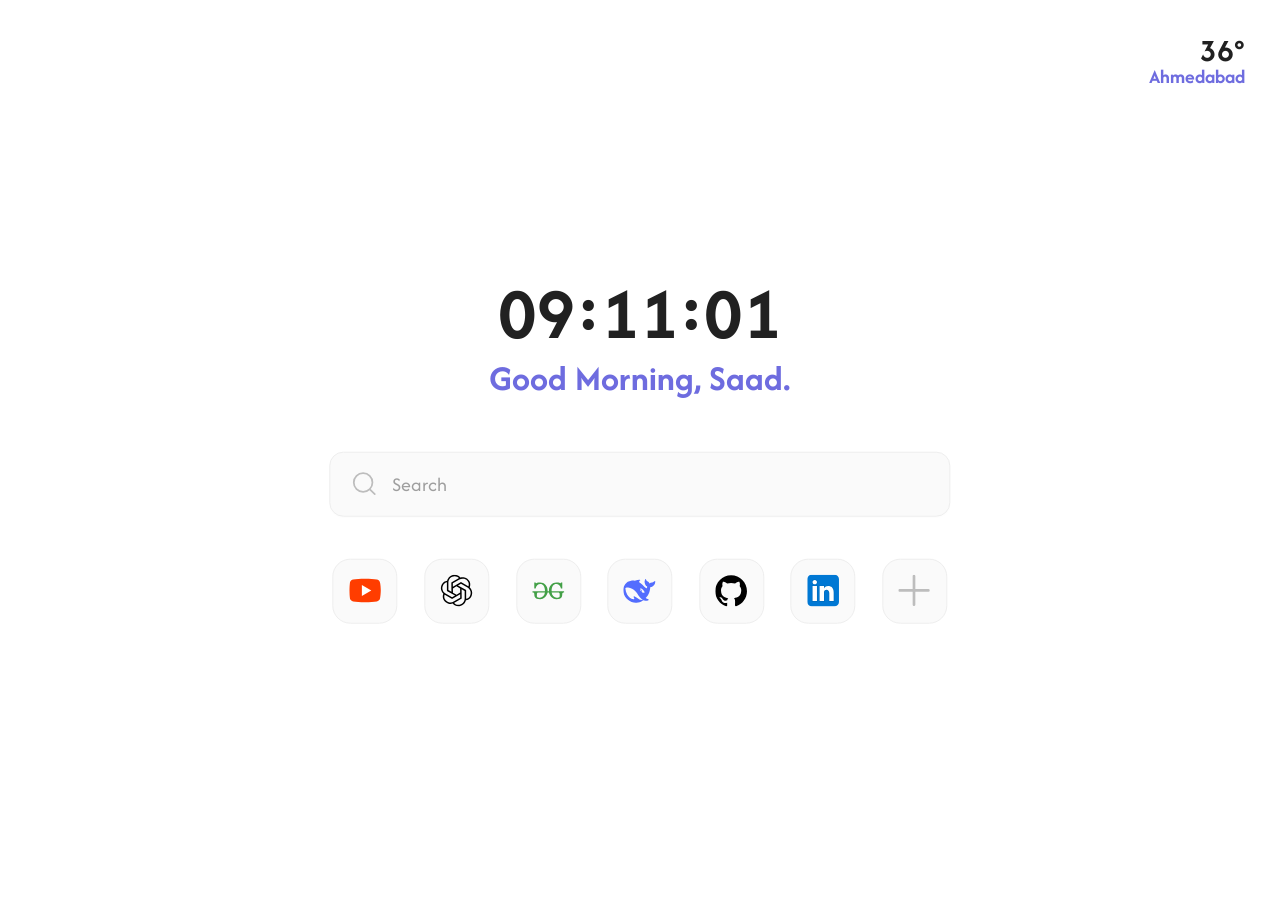
<file: Homework1/search-engine.html>
<!DOCTYPE html>
<html lang="en">
<head>
<meta charset="UTF-8">
<meta name="viewport" content="width=device-width, initial-scale=1.0">
<style>
  @import url('https://fonts.googleapis.com/css2?family=Afacad:wght@400..700&display=swap');
  * { box-sizing: border-box; }
  html, body {
  width: 100%;
  height: 100%;
  margin: 0;
}

body {
  font-family: Inter, Afacad, sans-serif;
  color: #212121;
  background: #fff;
  overflow: hidden;
  position: relative;
}

.weather {
  position: absolute;
  top: 35px;
  right: 35px;
  text-align: right;
  display: flex;
  flex-direction: column;
  align-items: flex-end;
  gap: 0;
}

.temperature {
  font-size: 32px;
  line-height: 100%;
  font-weight: 700;
  letter-spacing: 0;
}

.city {
  color: #6E6CDF;
  font-size: 20px;
  line-height: 100%;
  font-weight: 700;
  letter-spacing: 0;
}

main {
  position: absolute;
  top: 50%;
  left: 50%;
  transform: translate(-50%, -50%);
  width: min(621.45px, calc(100vw - 36px));
  display: flex;
  flex-direction: column;
  align-items: center;
}

.clock {
  font-size: 74px;
  line-height: 100%;
  font-weight: 700;
  letter-spacing: 0;
}

.greeting {
  margin-top: 9px;
  color: #6E6CDF;
  font-size: 36px;
  line-height: 1;
  font-weight: 700;
  letter-spacing: 0;
}

.search-wrap {
  width: 100%;
  margin-top: 55.65px;
}

form.search {
  height: 65px;
  width: 100%;
  display: flex;
  align-items: center;
  gap: 12px;
  padding: 0 20px;
  background: #fafafa;
  border: 1px solid #eeeeee;
  border-radius: 14px;
  box-shadow: 0 1px 2px rgba(0, 0, 0, .015);
}

.search svg {

  flex: none;
  color: #bdbdbd;
  height: 28px;
  width: 28px;
}

.search input {
  width: 100%;
  min-width: 0;
  outline: none;
  border: 0;
  background: transparent;
  font: 400 20px Inter, Afacad, sans-serif;
  color: #9e9e9e;
}

.search input::placeholder {
  color: #9e9e9e;
  opacity: 1;
}

.shortcuts {
  width: 100%;
  display: flex;
  justify-content: space-around;
  align-items: center;
  margin-top: 42px;
  gap: 20px;
}

.shortcut {
  width: 65px;
  height: 65px;
  flex: 0 0 65px;
  border: 1px solid #eeeeee;
  border-radius: 18px;
  background: #fafafa;
  display: flex;
  align-items: center;
  justify-content: center;
  color: #222;
  text-decoration: none;
  transition: background .15s, transform .15s;
}

.shortcut:hover {
  background: #ffffff;
  transform: translateY(-2px);
}

.shortcut svg {
  width: 32.5px;
  height: 32.5px;
  display: block;
}

.shortcut.add {
  color: #bcbcbc;
}

@media (max-width: 600px) {

  .weather {
    top: 20px;
    right: 24px;
    gap: 0;
  }

  .temperature {
    font-size: 22px;
  }

  .city {
    font-size: 14px;
  }

  main {
    bottom:225px;
    width: min(345px, calc(100vw - 36px));
    transform: translate(-50%, -50%);
  }

  .clock {
    font-size: 48px;
    letter-spacing: 0;
  }

  .greeting {
    margin-top: 8px;
    font-size: 24px;
    letter-spacing: 0;
  }

  .search-wrap {
    margin-top: 215.5px;
  }

  form.search {
    height: 57px;
    border-radius: 16px;
    padding: 0 18px;
    gap: 9px;
  }

  .search input {
    font-size: 18px;
  }

  .shortcuts {
    margin-top: 18px;
    gap: 48x;
    justify-content: space-between;
  }

  .shortcut {
    width: 48px;
    height: 48px;
    flex-basis: 48px;
    border-radius: 16px;
  }

  .shortcut svg {
    width: 19px;
    height: 19px;
  }

  .shortcut.linkedin,
  .shortcut.add {
    display: none;
  }
} 
</style>
</head>
<body>
  <aside class="weather" aria-label="Weather">
    <div class="temperature">36°</div>
    <div class="city">Ahmedabad</div>
  </aside>

  <main>
    <div class="clock" id="clock" aria-live="off">09:11:01</div>
    <div class="greeting" id="greeting">Good Morning, Saad.</div>

    <div class="search-wrap">
      <form class="search" id="Search" role="search">
        <svg width="28" height="28" viewBox="0 0 28 28" fill="none">
<path d="M19.8334 19.8334L24.5 24.5" stroke="#BDBDBD" stroke-width="1.75" stroke-linecap="round" stroke-linejoin="round"/>
<path d="M22.1667 12.8333C22.1667 7.67867 17.988 3.5 12.8333 3.5C7.67867 3.5 3.5 7.67867 3.5 12.8333C3.5 17.988 7.67867 22.1667 12.8333 22.1667C17.988 22.1667 22.1667 17.988 22.1667 12.8333Z" stroke="#BDBDBD" stroke-width="1.75" stroke-linecap="round" stroke-linejoin="round"/>
        </svg>
        <input id="query" type="search" placeholder="Search" aria-label="Search">
      </form>
    </div>

    <nav class="shortcuts" aria-label="Favorite websites">
      <a class="shortcut" href="https://www.youtube.com/" target="_blank" rel="noopener noreferrer" aria-label="YouTube" title="YouTube">
        <svg width="28" height="21" viewBox="0 0 28 21" fill="none" xmlns="http://www.w3.org/2000/svg">
<path d="M26.5417 16.8594C26.2708 18.2812 25.1198 19.3646 23.6979 19.5677C21.4635 19.9062 17.7396 20.3125 13.5417 20.3125C9.41146 20.3125 5.6875 19.9062 3.38542 19.5677C1.96354 19.3646 0.8125 18.2812 0.541667 16.8594C0.270833 15.3021 0 13 0 10.1562C0 7.3125 0.270833 5.01042 0.541667 3.45312C0.8125 2.03125 1.96354 0.947917 3.38542 0.744792C5.61979 0.40625 9.34375 0 13.5417 0C17.7396 0 21.3958 0.40625 23.6979 0.744792C25.1198 0.947917 26.2708 2.03125 26.5417 3.45312C26.8125 5.01042 27.151 7.3125 27.151 10.1562C27.0833 13 26.8125 15.3021 26.5417 16.8594Z" fill="#FF3D00"/>
<path d="M10.8336 14.8958V5.41663L18.9586 10.1562L10.8336 14.8958Z" fill="white"/>
</svg>
      </a>
      <a class="shortcut" href="https://chatgpt.com/" target="_blank" rel="noopener noreferrer" aria-label="ChatGPT" title="ChatGPT">
        <svg width="27" height="28" viewBox="0 0 27 28" fill="none" xmlns="http://www.w3.org/2000/svg">
<path d="M26.7576 14.0153C26.4287 12.7868 25.7709 11.7059 24.8687 10.855C25.6058 9.12275 25.4946 7.1344 24.5521 5.50095C23.648 3.93575 22.1887 2.8158 20.4428 2.3478C19.2137 2.0189 17.9475 2.0475 16.758 2.405C15.625 0.8983 13.8609 0 11.9662 0C8.77726 0 6.10251 2.2204 5.39076 5.19415C5.38426 5.1948 5.37841 5.1922 5.37191 5.19285C3.48561 5.42685 1.85931 6.5052 0.909664 8.1497C0.00551391 9.7149 -0.234336 11.5388 0.233664 13.2847C0.563214 14.5139 1.22101 15.5961 2.12451 16.447C1.38741 18.1799 1.49401 20.1611 2.43911 21.7991C3.34326 23.3643 4.80251 24.4842 6.54841 24.9522C7.13081 25.1082 7.72296 25.1856 8.31056 25.1856C8.96251 25.1856 9.60731 25.0809 10.2326 24.8931C11.3649 26.4024 13.1219 27.3 15.0251 27.3C18.2172 27.3 20.8933 25.0757 21.6031 22.0981C23.4751 21.8706 25.1332 20.7942 26.0822 19.1503C26.9857 17.5851 27.2256 15.7612 26.7576 14.0153ZM20.1061 3.60295C21.5173 3.9806 22.6957 4.88605 23.4257 6.1503C24.1075 7.33135 24.2336 8.7503 23.7955 10.0289C23.7312 9.98855 23.6701 9.9437 23.6044 9.90535L17.6446 6.46425C17.4418 6.3479 17.1909 6.3492 16.9881 6.46815L10.3594 10.3948L10.3256 7.40025L15.9565 4.1496C17.2221 3.419 18.6956 3.22595 20.1061 3.60295ZM16.5747 11.8268L16.615 15.4044L13.5366 17.2276L10.4172 15.4733L10.3769 11.8957L13.4553 10.0724L16.5747 11.8268ZM6.49836 6.7678C6.49836 3.75245 8.95146 1.3 11.9662 1.3C13.337 1.3 14.626 1.8954 15.5139 2.9172C15.4456 2.9536 15.3748 2.98415 15.3072 3.02315L9.34666 6.46425C9.14386 6.5819 9.01906 6.8003 9.02166 7.0343L9.10811 14.7375L6.49836 13.2698V6.7678ZM1.48881 12.9487C1.11116 11.5381 1.30551 10.064 2.03546 8.7997C2.72446 7.6063 3.87041 6.8016 5.21006 6.5416C5.20746 6.617 5.19836 6.6911 5.19836 6.7678V13.65C5.19836 13.8847 5.32511 14.1011 5.52986 14.2168L12.2437 17.9933L9.66711 19.5195L4.03681 16.2682C2.77191 15.5383 1.86711 14.3598 1.48881 12.9487ZM6.88511 23.6971C5.47396 23.3194 4.29551 22.4139 3.56556 21.1497C2.88111 19.9641 2.75371 18.5491 3.19311 17.2692C3.25876 17.3102 3.32051 17.3556 3.38746 17.3947L9.34731 20.8358C9.44741 20.8936 9.55986 20.9229 9.67231 20.9229C9.78736 20.9229 9.90176 20.8923 10.0038 20.8319L16.6325 16.9052L16.6663 19.8998L11.0354 23.1504C9.77046 23.8817 8.29626 24.076 6.88511 23.6971ZM20.4929 20.5322C20.4929 23.5476 18.0404 26 15.0251 26C13.6477 26 12.364 25.4027 11.4767 24.3789C11.545 24.3425 11.6171 24.3152 11.6847 24.2762L17.6452 20.8351C17.848 20.7175 17.9728 20.4991 17.9702 20.265L17.8831 12.5626L20.4929 14.0303V20.5322ZM24.9558 18.5003C24.2694 19.6898 23.1098 20.5062 21.7812 20.7643C21.7838 20.6863 21.7929 20.6102 21.7929 20.5322V13.65C21.7929 13.4154 21.6661 13.1989 21.4614 13.0832L14.7475 9.3067L17.3241 7.7805L22.9544 11.0318C24.2193 11.7618 25.1241 12.9409 25.5024 14.3514C25.8801 15.7619 25.6857 17.2361 24.9558 18.5003Z" fill="black"/>
</svg>
      </a>
      <a class="shortcut" href="https://www.geeksforgeeks.org//" target="_blank" rel="noopener noreferrer" aria-label="GeeksForGeeks" title="GeeksForgeeks">
        <svg width="33" height="17" viewBox="0 0 33 17" fill="none" xmlns="http://www.w3.org/2000/svg">
<path d="M19.6591 8.80208C19.6449 8.57932 19.6354 8.35453 19.6354 8.125C19.6354 4.00833 21.5719 1.35417 24.375 1.35417C26.6845 1.35417 28.6609 3.15656 29.1146 6.09375H30.4688L30.4694 0H29.1146C29.1146 0 28.7537 1.01969 28.4375 0.785417C27.1517 0.0636457 25.9167 0.0189583 24.3588 0.0189583C20.4317 0.0189583 16.9271 3.56146 16.9271 8.07083C16.9271 8.31729 16.9413 8.56036 16.9603 8.80208H15.5391C15.5587 8.56036 15.5729 8.31729 15.5729 8.07083C15.5729 3.56146 12.0683 0.0189583 8.14125 0.0189583C6.58328 0.0189583 5.34828 0.0629686 4.0625 0.785417C3.7463 1.01969 3.38542 0 3.38542 0H2.03057L2.03125 6.09375H3.38542C3.83906 3.15656 5.81547 1.35417 8.125 1.35417C10.9281 1.35417 12.8646 4.00833 12.8646 8.125C12.8646 8.35453 12.8551 8.57932 12.8409 8.80208H0V10.1563H0.683177C1.41646 10.1563 2.02177 10.7392 2.03667 11.4718C2.0624 12.7217 2.18292 14.2228 2.70833 14.8958C3.56755 15.9961 4.73958 16.9271 8.125 16.9271C11.5253 16.9271 14.8417 13.8619 15.5729 10.1563H16.9271C17.6583 13.8619 20.9747 16.9271 24.375 16.9271C27.7604 16.9271 28.9324 15.9961 29.7917 14.8958C30.3171 14.2228 30.4376 12.7217 30.4633 11.4718C30.4782 10.7392 31.0842 10.1563 31.8168 10.1563H32.5V8.80208H19.6591ZM7.77089 15.3901C6.68417 15.3901 4.9576 15.386 4.73958 14.2188C4.66578 13.824 4.67797 12.5078 4.70099 11.4793C4.71792 10.7433 5.31849 10.1563 6.05516 10.1563H12.8646C12.327 13.3934 10.1664 15.3901 7.77089 15.3901ZM27.7604 14.2188C27.5424 15.386 25.8158 15.3901 24.7291 15.3901C22.3343 15.3901 20.173 13.3934 19.6354 10.1563H26.4448C27.1815 10.1563 27.7821 10.7433 27.799 11.4793C27.822 12.5078 27.8342 13.824 27.7604 14.2188Z" fill="#43A047"/>
</svg>
      </a>
      <a class="shortcut" href="https://chat.deepseek.com" target="_blank" rel="noopener noreferrer" aria-label="DeepSeek" title="DeepSeek">
        <svg width="33" height="24" viewBox="0 0 33 24" fill="none" xmlns="http://www.w3.org/2000/svg">
<path d="M32.1586 2.00722C31.8147 1.83863 31.6664 2.16024 31.4646 2.32342C31.3956 2.37623 31.3373 2.44462 31.2791 2.50759C30.776 3.04519 30.1883 3.39795 29.4198 3.35597C28.2972 3.293 27.3385 3.64576 26.4908 4.5043C26.3107 3.44535 25.7121 2.81295 24.8014 2.40738C24.3248 2.1968 23.8427 1.98555 23.5089 1.52717C23.276 1.20081 23.2123 0.837221 23.0959 0.479044C23.0214 0.263054 22.9476 0.0416484 22.6984 0.00508589C22.4283 -0.0368933 22.3226 0.189253 22.2163 0.379513C21.7925 1.1541 21.6286 2.0079 21.6442 2.87186C21.6814 4.81576 22.5021 6.36493 24.1332 7.46587C24.3187 7.59248 24.3661 7.71842 24.3079 7.90326C24.1968 8.28243 24.0641 8.65144 23.9476 9.03061C23.8732 9.273 23.7621 9.32581 23.5028 9.22019C22.6077 8.84644 21.8345 8.29326 21.1513 7.62363C19.9914 6.5017 18.9426 5.26332 17.6345 4.29373C17.3271 4.06691 17.0204 3.85634 16.7022 3.65592C15.3676 2.35998 16.8769 1.29561 17.2262 1.16899C17.5919 1.03696 17.3535 0.583992 16.172 0.589409C14.9912 0.594825 13.9106 0.989565 12.5334 1.51634C12.3323 1.59555 12.1204 1.65311 11.903 1.7005C10.6531 1.46352 9.35514 1.41071 7.99962 1.56373C5.44702 1.84811 3.40764 3.05467 1.90858 5.11503C0.107541 7.59113 -0.315636 10.4044 0.20301 13.3396C0.748739 16.4325 2.32702 18.9925 4.75233 20.9947C7.26837 23.0706 10.1649 24.0876 13.4705 23.8926C15.478 23.7768 17.7131 23.508 20.2338 21.3745C20.8696 21.6907 21.5365 21.8173 22.6436 21.9121C23.496 21.9913 24.3173 21.8701 24.9531 21.7381C25.9491 21.5275 25.88 20.6053 25.5198 20.4368C23.0207 19.5613 22.6625 19.1828 22.6625 19.1828C24.1454 17.4285 26.3804 15.6051 27.2545 9.69889C27.3236 9.23035 27.2653 8.93514 27.2545 8.55529C27.2491 8.32373 27.3019 8.23368 27.5673 8.20727C28.2979 8.12264 29.0082 7.9229 29.6595 7.56472C31.5506 6.53217 32.313 4.8354 32.4931 2.80212C32.5188 2.49201 32.487 2.1704 32.1586 2.00722ZM15.6818 20.3108C12.8536 18.0873 11.4819 17.3553 10.9151 17.3865C10.3857 17.4183 10.4811 18.0243 10.5976 18.419C10.7195 18.809 10.8786 19.0778 11.1007 19.4198C11.2544 19.6466 11.36 19.9838 10.947 20.2363C10.0363 20.8003 8.45259 20.0468 8.37811 20.0095C6.53509 18.9241 4.99405 17.4908 3.90801 15.5313C2.85921 13.6449 2.25051 11.6218 2.14962 9.46191C2.12322 8.94055 2.27692 8.75571 2.79556 8.66092C3.47874 8.5343 4.18291 8.5079 4.86676 8.60811C7.75317 9.02993 10.211 10.3204 12.2713 12.3646C13.4474 13.5291 14.3371 14.9199 15.2532 16.2795C16.2275 17.723 17.2763 19.0982 18.6109 20.2255C19.0821 20.6209 19.4586 20.9209 19.8181 21.1423C18.7327 21.2641 16.9209 21.2906 15.6818 20.3108ZM17.038 11.5907C17.038 11.3591 17.2235 11.1743 17.4564 11.1743C17.5093 11.1743 17.5573 11.1844 17.5993 11.2007C17.6575 11.2216 17.7104 11.2535 17.753 11.3009C17.8275 11.3747 17.8695 11.4803 17.8695 11.5907C17.8695 11.8222 17.6839 12.0071 17.451 12.0071C17.2181 12.0071 17.038 11.8229 17.038 11.5907ZM21.2481 13.7512C20.978 13.8616 20.7078 13.9564 20.4485 13.9672C20.0456 13.9882 19.6062 13.825 19.3679 13.6246C18.9968 13.3138 18.7321 13.1398 18.621 12.5975C18.5736 12.3659 18.6 12.0071 18.642 11.8019C18.7375 11.3591 18.6312 11.0747 18.319 10.8168C18.0645 10.6062 17.7415 10.5479 17.3867 10.5479C17.254 10.5479 17.1328 10.4897 17.0427 10.4423C16.8945 10.3685 16.7726 10.1844 16.889 9.95753C16.9263 9.88373 17.1064 9.70498 17.1484 9.67316C17.6305 9.39894 18.1863 9.48899 18.7002 9.69415C19.1769 9.88915 19.5371 10.2473 20.0564 10.7531C20.5859 11.3645 20.6814 11.5331 20.9834 11.9915C21.2217 12.3497 21.439 12.7187 21.5873 13.1398C21.6774 13.4032 21.5609 13.6192 21.2481 13.7512Z" fill="#536DFE"/>
</svg>
      </a>
      <a class="shortcut" href="https://github.com/" target="_blank" rel="noopener noreferrer" aria-label="GitHub" title="GitHub">
        <svg width="25" height="24" viewBox="0 0 25 24" fill="none" xmlns="http://www.w3.org/2000/svg">
<path fill-rule="evenodd" clip-rule="evenodd" d="M12.1875 0C5.45502 0 0 5.45502 0 12.1875C0 17.5711 3.49121 22.1414 8.33527 23.7521C8.94623 23.8632 9.1684 23.4903 9.1684 23.165C9.1684 22.8754 9.15649 22.1097 9.15253 21.0941C5.7605 21.828 5.04639 19.4595 5.04639 19.4595C4.49097 18.0511 3.69354 17.6743 3.69354 17.6743C2.58667 16.9205 3.77686 16.9363 3.77686 16.9363C4.99878 17.0236 5.64148 18.19 5.64148 18.19C6.72852 20.0546 8.49396 19.5151 9.18823 19.2056C9.29932 18.4161 9.6167 17.8806 9.96185 17.5751C7.25616 17.2696 4.41162 16.2222 4.41162 11.5527C4.41162 10.2197 4.8877 9.13269 5.66528 8.27972C5.5423 7.97424 5.12177 6.73248 5.7843 5.05432C5.7843 5.05432 6.80786 4.729 9.13666 6.30402C10.1086 6.03424 11.152 5.89935 12.1875 5.89539C13.223 5.89935 14.2664 6.03424 15.2383 6.30402C17.5671 4.729 18.5867 5.05432 18.5867 5.05432C19.2532 6.73248 18.8367 7.97424 18.7097 8.27972C19.4913 9.13269 19.9594 10.2197 19.9594 11.5527C19.9594 16.2341 17.1109 17.2617 14.3973 17.5671C14.8337 17.9401 15.2225 18.6859 15.2225 19.8206C15.2225 21.4511 15.2106 22.7643 15.2106 23.165C15.2106 23.4903 15.4288 23.8712 16.0477 23.7521C20.8878 22.1375 24.375 17.5711 24.375 12.1875C24.375 5.45502 18.92 0 12.1875 0Z" fill="black"/>
</svg>
      </a>
      <a class="shortcut linkedin" href="https://www.linkedin.com/" target="_blank" rel="noopener noreferrer" aria-label="LinkedIn" title="LinkedIn">
        <svg width="25" height="25" viewBox="0 0 25 25" fill="none" xmlns="http://www.w3.org/2000/svg">
<path d="M24.375 20.9896C24.375 22.8597 22.8597 24.375 20.9896 24.375H3.38542C1.51599 24.375 0 22.8597 0 20.9896V3.38542C0 1.51531 1.51599 0 3.38542 0H20.9896C22.8597 0 24.375 1.51531 24.375 3.38542V20.9896Z" fill="#0078D4"/>
<path opacity="0.05" d="M16.2501 20.9895V14.1517C16.2501 13.0081 15.6955 12.3249 14.7659 12.3249C14.2141 12.3249 13.8085 12.6357 13.5614 13.2484C13.5499 13.2918 13.5336 13.4685 13.5404 14.0027L13.5417 20.9895H8.80216V8.12496H13.5417V8.84334C14.2337 8.366 15.0821 8.12496 16.0727 8.12496C19.1514 8.12496 20.989 10.2192 20.989 13.7271L20.9897 20.9895H16.2501ZM3.3855 20.9895V8.12496H5.72617C4.36998 8.12496 3.3855 7.12829 3.3855 5.75449C3.3855 4.38204 4.38623 3.38538 5.76477 3.38538C7.12706 3.38538 8.09732 4.35428 8.12508 5.74095C8.12508 7.12491 7.12367 8.12496 5.74513 8.12496H8.12508V20.9895H3.3855Z" fill="black"/>
<path opacity="0.07" d="M16.5885 20.6511V14.1518C16.5885 12.8159 15.8904 11.9864 14.7658 11.9864C13.8889 11.9864 13.4556 12.6039 13.2471 13.1219C13.1915 13.2567 13.199 13.7916 13.2017 14.0197L13.203 20.6511H9.14054V8.46358H13.203V9.57265C13.7413 9.01541 14.608 8.46358 16.0725 8.46358C18.9386 8.46358 20.6503 10.4312 20.6503 13.7272L20.651 20.6511H16.5885ZM3.72388 20.6511V8.46358H7.78638V20.6511H3.72388ZM5.72601 7.7865C4.56617 7.7865 3.72388 6.93202 3.72388 5.75457C3.72388 4.5778 4.58242 3.724 5.76461 3.724C6.9319 3.724 7.76268 4.55613 7.78638 5.7478C7.78638 6.93202 6.92784 7.7865 5.74497 7.7865H5.72601Z" fill="black"/>
<path d="M4.0625 8.80208H7.44792V20.3125H4.0625V8.80208ZM5.74505 7.44792H5.72609C4.71589 7.44792 4.0625 6.695 4.0625 5.75453C4.0625 4.79375 4.7362 4.0625 5.76469 4.0625C6.79453 4.0625 7.42896 4.79375 7.44792 5.75453C7.44792 6.69432 6.79453 7.44792 5.74505 7.44792ZM20.3125 20.3125H16.9271V14.1517C16.9271 12.6635 16.0977 11.6479 14.7658 11.6479C13.7495 11.6479 13.1997 12.3331 12.933 12.9953C12.8355 13.2322 12.8646 13.8877 12.8646 14.2188V20.3125H9.47917V8.80208H12.8646V10.5733C13.3528 9.81771 14.1172 8.80208 16.0726 8.80208C18.4952 8.80208 20.3118 10.3255 20.3118 13.7272L20.3125 20.3125Z" fill="white"/>
</svg>
      </a>
      <a class="shortcut add" href="#" aria-label="Add shortcut" title="Add shortcut" onclick="return false;">
        <svg width="21" height="21" viewBox="0 0 21 21" fill="none" xmlns="http://www.w3.org/2000/svg">
<path d="M10.1562 0.870483V19.4419M19.4419 10.1562H0.870483" stroke="#BDBDBD" stroke-width="1.74107" stroke-linecap="round" stroke-linejoin="round"/>
</svg>
      </a>
    </nav>
  </main>

<script>
  document.getElementById('Search').addEventListener('submit', function(event) {
    event.preventDefault();
    const value = document.getElementById('query').value.trim();
    if (value) window.location.href = 'https://www.yandex.com/search?text=' + encodeURIComponent(value);
  });
</script>
</body>
</html>
</file>
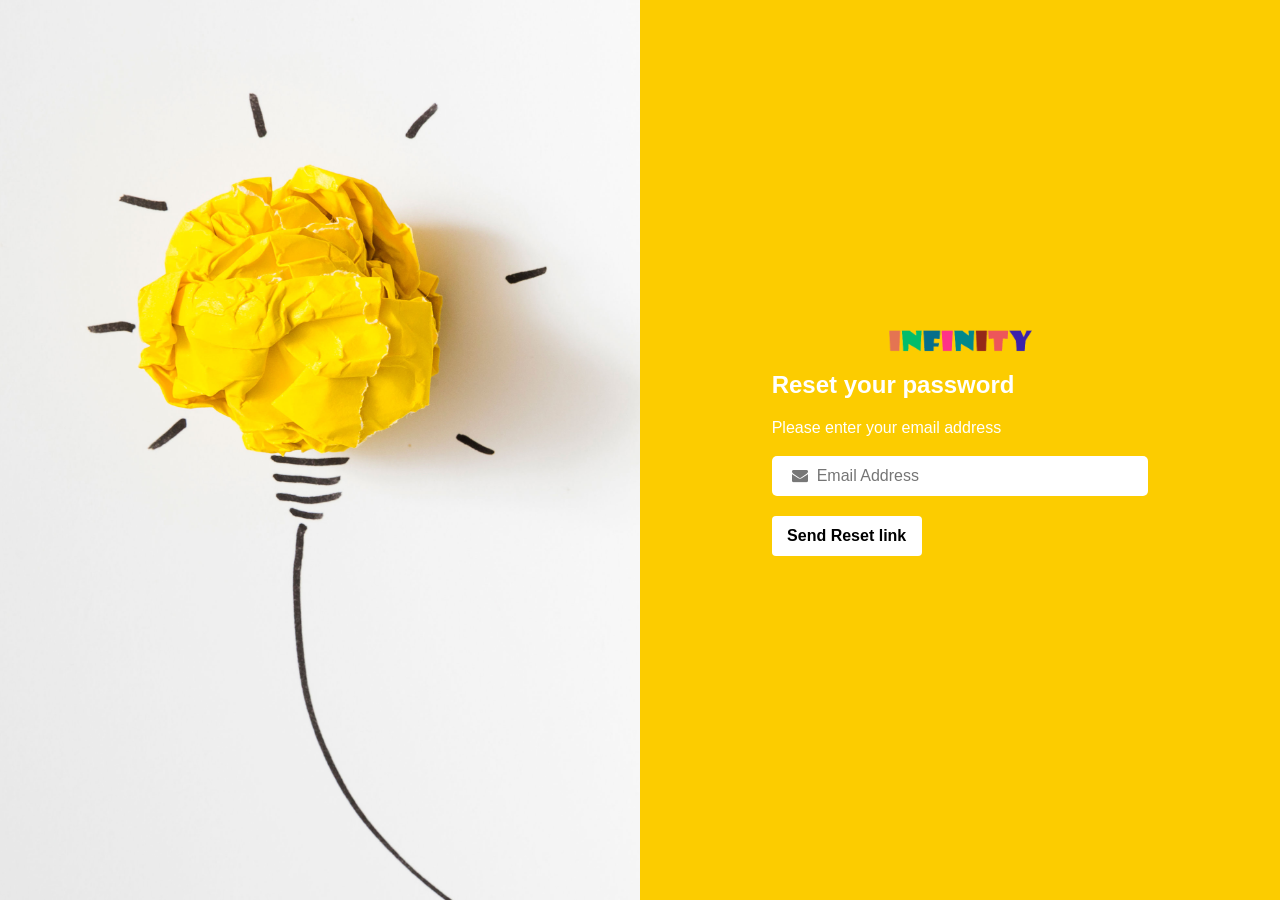
<file: Homework3/static/login/forget.html>
<!DOCTYPE html>
<html>
<head>
	<title>Forget Form</title>
	<meta charset="utf-8">
	<meta name="viewport" content="width=device-width, initial-scale=1, shrink-to-fit=no">
	<link rel="stylesheet" type="text/css" href="style.css">
	<link rel="stylesheet" href="https://stackpath.bootstrapcdn.com/bootstrap/4.3.1/css/bootstrap.min.css">
	<script src="https://code.jquery.com/jquery-3.3.1.slim.min.js"></script>
	<link href="https://stackpath.bootstrapcdn.com/font-awesome/4.7.0/css/font-awesome.min.css" rel="stylesheet">
</head>
<body>
	<div class="container-fluid">
		<div class="row">
			<div class="col-lg-6 col-md-6 d-none d-md-block image-container"></div>

			<div class="col-lg-6 col-md-6 form-container">
				<div class="col-lg-8 col-md-12 col-sm-9 col-xs-12 form-box">
					<div class="text-center logo mb-3">
						<img src="image/logo.png" width="150px">
					</div>
					<div class=" reset-form d-block">
						<form class="reset-password-form">
							<h4 class="mb-3">Reset your password</h4>
							<p class="mb-3 text-white">Please enter your email address</p>
							<div class="form-input">
								<span><i class="fa fa-envelope"></i></span>
								<input type="email" placeholder="Email Address" required>
							</div>
							<div class="mb-3">
								<button class="btn" type="submit">Send Reset link</button>
							</div>
						</form>
					</div>
					<div class="reset-confirmation d-none">
						<div class="mb-4">
							<h4 class="mb-3">Link was send</h4>
							<h6 class="text-white">Please check your inbox</h6>
						</div>
						<div>
							<a href="login.html">
								<button type="submit" class="btn">Login Now</button>
							</a>
						</div>
					</div>
				</div>
			</div>
		</div>
	</div>

	<script type="text/javascript">
		function PasswordReset(){
			$('form.reset-password-form').on('submit', function(e){
				e.preventDefault();
				$('.reset-form').removeClass('d-block').addClass('d-none');

				$('.reset-confirmation').addClass('d-block');
			});
		}

		window.addEventListener('load', function(){
			PasswordReset();
		})
	</script>
</body>
</html>
</file>
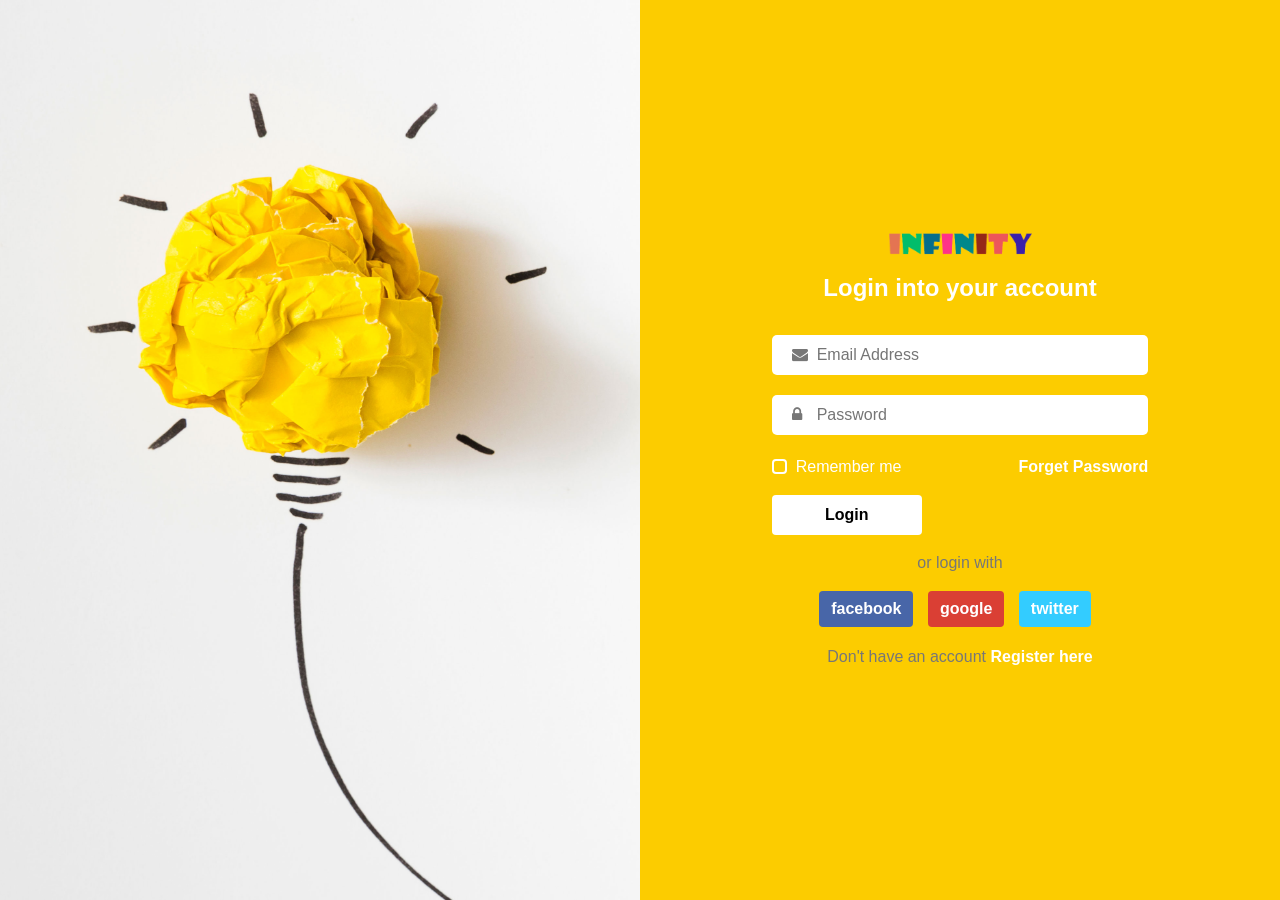
<file: Homework3/static/login/login.html>
<!DOCTYPE html>
<html>
<head>
	<title>Login Form</title>
	<meta charset="utf-8">
	<meta name="viewport" content="width=device-width, initial-scale=1, shrink-to-fit=no">
	<link rel="stylesheet" type="text/css" href="style.css">
	<link rel="stylesheet" href="https://stackpath.bootstrapcdn.com/bootstrap/4.3.1/css/bootstrap.min.css">
	<script src="https://code.jquery.com/jquery-3.3.1.slim.min.js"></script>
	<link href="https://stackpath.bootstrapcdn.com/font-awesome/4.7.0/css/font-awesome.min.css" rel="stylesheet">
</head>
<body>
	<div class="container-fluid">
		<div class="row">
			<div class="col-lg-6 col-md-6 d-none d-md-block image-container"></div>

			<div class="col-lg-6 col-md-6 form-container">
				<div class="col-lg-8 col-md-12 col-sm-9 col-xs-12 form-box text-center">
					<div class="logo mb-3">
						<img src="image/logo.png" width="150px">
					</div>
					<div class="heading mb-4">
						<h4>Login into your account</h4>
					</div>
					<form method="post" action="/login">
						<div class="form-input">
							<span><i class="fa fa-envelope"></i></span>
							<input type="email" name="email" placeholder="Email Address" required>
						</div>
						<div class="form-input">
							<span><i class="fa fa-lock"></i></span>
							<input type="password" name="password" placeholder="Password" required>
						</div>
						<div class="row mb-3">
							<div class="col-6 d-flex">
								<div class="custom-control custom-checkbox">
									<input type="checkbox" class="custom-control-input" id="cb1">
									<label class="custom-control-label text-white" for="cb1">Remember me</label>
								</div>
							</div>
							<div class="col-6 text-right">
								<a href="forget.html" class="forget-link">Forget Password</a>
							</div>
						</div>
						<div class="text-left mb-3">
							<button type="submit" class="btn">Login</button>
						</div>
						<div class="text-center mb-2">
							<div class="mb-3" style="color: #777">or login with</div>

							<a href="" class="btn btn-social btn-facebook">facebook</a>

							<a href="" class="btn btn-social btn-google">google</a>

							<a href="" class="btn btn-social btn-twitter">twitter</a>
						</div>
						<div style="color: #777">Don't have an account
							<a href="register.html" class="register-link">Register here</a>
						</div>
					</form>
				</div>
			</div>
		</div>
	</div>
</body>
</html>
</file>
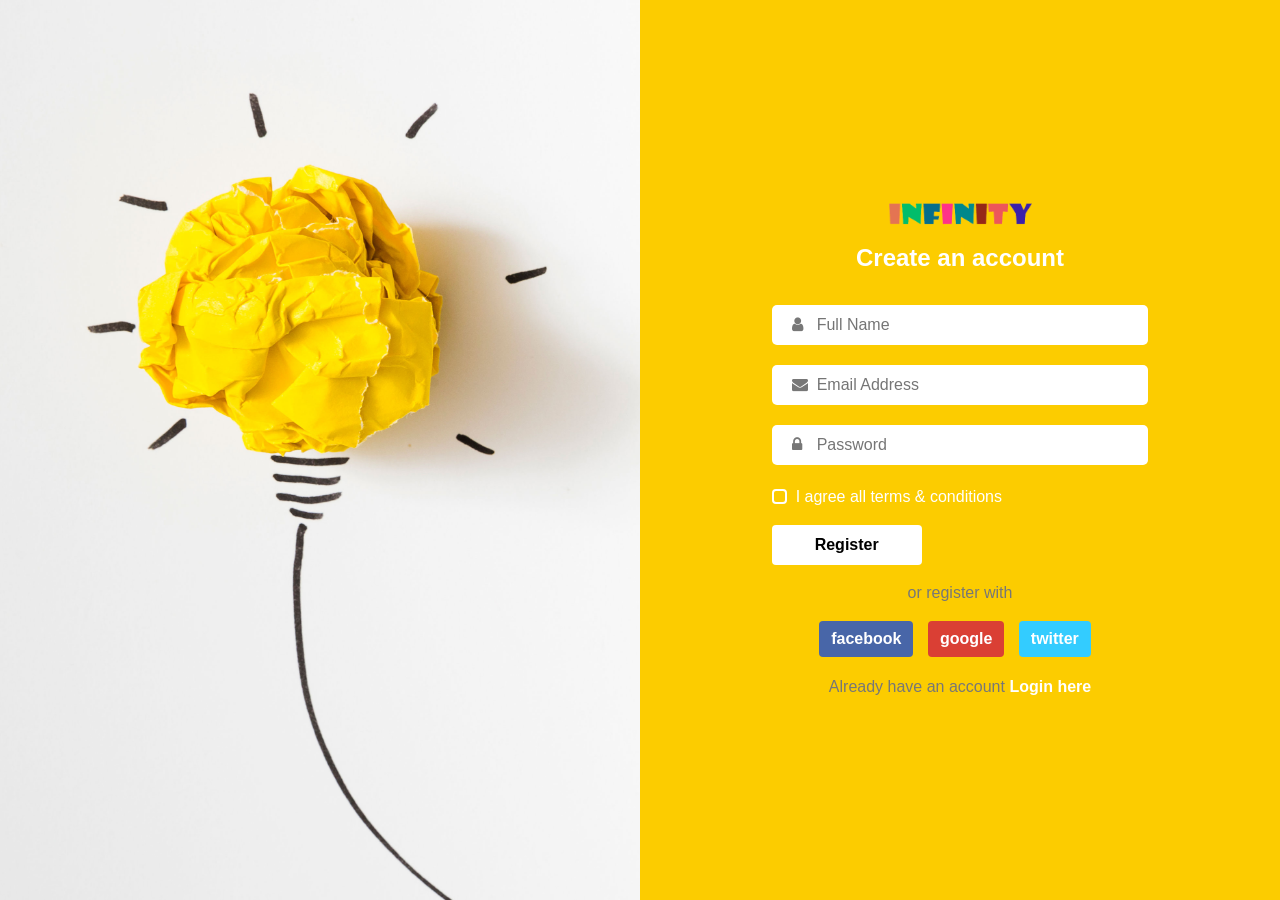
<file: Homework3/static/login/register.html>
<!DOCTYPE html>
<html>
<head>
	<title>Register Form</title>
	<meta charset="utf-8">
	<meta name="viewport" content="width=device-width, initial-scale=1, shrink-to-fit=no">
	<link rel="stylesheet" type="text/css" href="style.css">
	<link rel="stylesheet" href="https://stackpath.bootstrapcdn.com/bootstrap/4.3.1/css/bootstrap.min.css">
	<script src="https://code.jquery.com/jquery-3.3.1.slim.min.js"></script>
	<link href="https://stackpath.bootstrapcdn.com/font-awesome/4.7.0/css/font-awesome.min.css" rel="stylesheet">
</head>
<body>
	<div class="container-fluid">
		<div class="row">
			<div class="col-lg-6 col-md-6 d-none d-md-block image-container"></div>

			<div class="col-lg-6 col-md-6 form-container">
				<div class="col-lg-8 col-md-12 col-sm-9 col-xs-12 form-box text-center">
					<div class="logo mb-3">
						<img src="image/logo.png" width="150px">
					</div>
					<div class="heading mb-4">
						<h4>Create an account</h4>
					</div>
					<form>
						<div class="form-input">
							<span><i class="fa fa-user"></i></span>
							<input type="text" placeholder="Full Name" required>
						</div>
						<div class="form-input">
							<span><i class="fa fa-envelope"></i></span>
							<input type="email" placeholder="Email Address" required>
						</div>
						<div class="form-input">
							<span><i class="fa fa-lock"></i></span>
							<input type="password" placeholder="Password" required>
						</div>
						<div class="row mb-3">
							<div class="col-12 d-flex">
								<div class="custom-control custom-checkbox">
									<input type="checkbox" class="custom-control-input" id="cb1">
									<label class="custom-control-label text-white" for="cb1">I agree all terms & conditions</label>
								</div>
							</div>
						</div>
						<div class="text-left mb-3">
							<button type="submit" class="btn">Register</button>
						</div>
						<div class="text-center mb-2">
							<div class="mb-3" style="color: #777">or register with</div>

							<a href="" class="btn btn-social btn-facebook">facebook</a>

							<a href="" class="btn btn-social btn-google">google</a>

							<a href="" class="btn btn-social btn-twitter">twitter</a>
						</div>
						<div style="color: #777">Already have an account
							<a href="login.html" class="login-link">Login here</a>
						</div>
					</form>
				</div>
			</div>
		</div>
	</div>
</body>
</html>
</file>
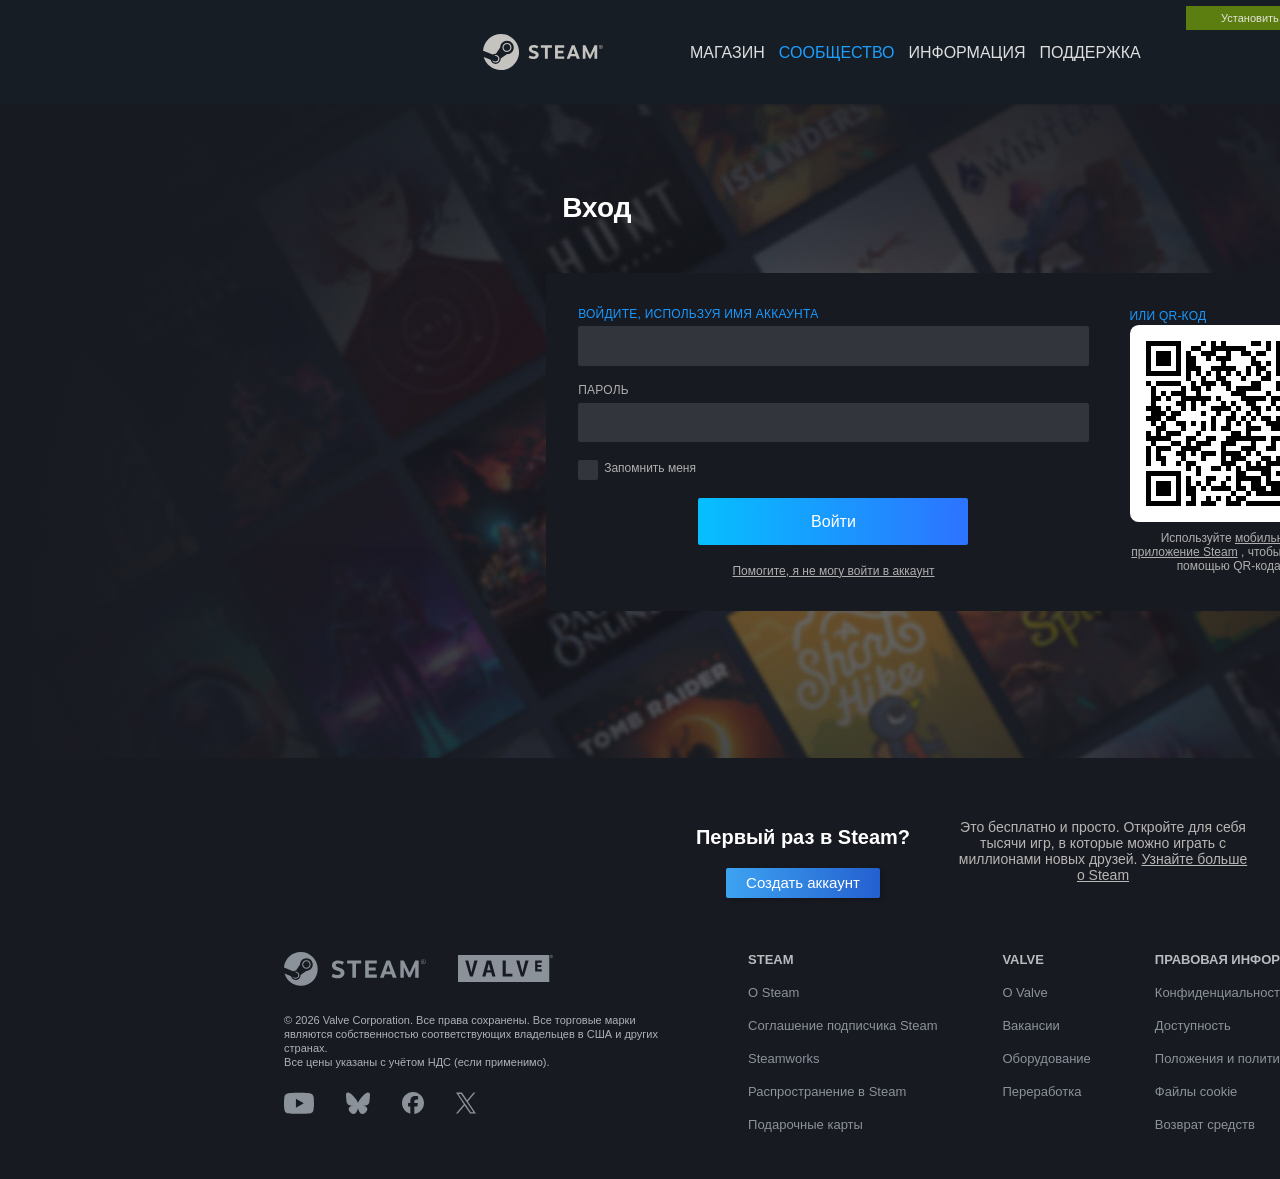
<file: Homework3/static/steam/login.html>
<!DOCTYPE html>
<html>
    <link rel="stylesheet" href="styles.css">
    <body style="margin: 0; background-color: rgb(24, 26, 33);">
        <div>
            <div class="banner">
                <div class="content">
                    <div class="logo">
                        <span>
                        <a href="https://store.steampowered.com/" aria-label="Ссылка на главную страницу Steam">
						<img src="./Images/logo_steam.svg" width="144.5" height="44" alt="Ссылка на главную страницу Steam">
					    </a>
                        </span>
                    </div>
                    <div class="supernav_container">
                        <a href="https://store.steampowered.com/" class="menuitem-store"> МАГАЗИН </a>
                        <a href="https://steamcommunity.com/" class="menuitem-community"> СООБЩЕСТВО </a>
                        <a href="https://store.steampowered.com/about/" class="menuitem-info"> ИНФОРМАЦИЯ </a>
                        <a href="https://help.steampowered.com/ru/" class="menuitem-sup">ПОДДЕРЖКА</a>
                    </div>
                    <div class="global_actions">
                        <div class="global_actions_menu">
                            <a href="https://store.steampowered.com/about/" class="headinstallsteam">
                                <div class="headinstallbutton">Установить Steam</div>
                            </a>
                            <a href="https://steamcommunity.com/login/home/?goto=login%2Fhome%2F%3Fgoto%3D" class="loginbutton">
                                вход
                            </a>
                            &nbsp;|&nbsp;&nbsp; 
                            <span>
                                язык
                            </span>
                        </div>
                    </div>
                </div>
            </div>
            <div class = "login_part">
                <div class = "page_content">
                    <div style="height: 654px;">
                        <div>
                            <div class="podlog_login">
                                <div class="login_window">
                                    <section class="login_section">
                                        <div style="display: flex; flex-direction: column; gap: 8px; margin: 8px 16px;">
                                            <h2 class="h2_">Вход</h2>
                                        </div>
                                        <div class="login_elements">
                                            <div class="login_elements_div">
                                                <form class="login login_elements_div_form" method="post" action="/auth/activities">
                                                    <div class="login_username">
                                                        <label class="login_greet">Войдите, используя имя аккаунта</label>
                                                        <input name="id" class="login_input" id="«r3»" type="text" value="">
                                                    </div>
                                                    <div class="login_password">
                                                        <label class="login_pass" for="«r4»">Пароль</label>
                                                        <input name="password" type="password" class="login_input_pass" id="«r4»" type="password" value="">
                                                    </div>
                                                    <div class="remember">
                                                        <div class="remember_div">
                                                            <div tabindex="0" class="remember_button" aria-labelledby="«r5»" role="checkbox" aria-checked="false"></div>
                                                            <label id="«r5»" class="remember_note">Запомнить меня</label>
                                                        </div>
                                                    </div>
                                                    <div class="Indiv">
                                                        <button class="In" type="submit">Войти</button>
                                                        
                                                    </div>
                                                    <a href="https://help.steampowered.com/wizard/HelpWithLogin?redir=https%3A%2F%2Fsteamcommunity.com%2Flogin%2Fhome%2F%3Fgoto%3D" class="forget_link">Помогите, я не могу войти в аккаунт</a>
                                                </form>
                                                <div class="QrDiv1">
                                                    <div class="QrDiv2">
                                                        <label class="Qrgreet">Или QR-код</label>
                                                        <div class="QRborder">
                                                            <div class="QRwindow">
                                                                <div style="position: relative;">
                                                                    <div class="QRcode">
                                                                        <img class="QRcode1" src="./Images/QR.svg" alt="QRcode">
                                                                    </div>
                                                                </div>
                                                            </div>
                                                        </div>
                                                        <div class="QRtext">
                                                            Используйте 
                                                            <a class="QRa" href="https://store.steampowered.com/mobile">мобильное приложение Steam</a>
                                                            , чтобы войти с помощью QR-кода
                                                        </div>
                                                    </div>
                                                </div>
                                            </div>
                                        </div>
                                    </section>
                                </div>
                            </div>
                        </div>
                    </div>
                    <div class="login_bottom">
                        <div class="login_bottom_div1">
                            <div class="headline">Первый раз в Steam?</div>
                            <a class="creation" href="https://store.steampowered.com/join">
					            <span class="CRbutton">Создать аккаунт</span>
				            </a>
                        </div>
                        <div class="login_bottom_div2">
                            <div class="subtext">
                                Это бесплатно и просто. Откройте для себя тысячи игр, в которые можно играть с миллионами новых друзей.			
                                <a href="https://store.steampowered.com/about">Узнайте больше о Steam</a>
                            </div>
                        </div>
                    </div>
                </div>
            </div>
            <div class="underground">
                <div>
                    <div style="display: contents;">
                        <div style="display: contents; color: rgb(172, 178, 184);">
                            <footer class="underback">
                                    <div class="links">
                                        <div class="Logos">
                                            <a href="https://store.steampowered.com/?snr=2_44_44_"><svg xmlns="http://www.w3.org/2000/svg" width="142" height="34" viewBox="0 0 142 34" fill="#8b929a"><path d="M16.832 0C7.95936 0 0.690707 6.8414 0 15.5358L9.05289 19.2787C9.81996 18.7541 10.7466 18.4467 11.7436 18.4467C11.8329 18.4467 11.9219 18.4498 12.0101 18.4548L16.0359 12.6194C16.0359 12.5916 16.0356 12.5645 16.0356 12.537C16.0356 9.02463 18.8927 6.16711 22.4054 6.16711C25.9178 6.16711 28.7749 9.02463 28.7749 12.537C28.7749 16.0493 25.9178 18.9072 22.4054 18.9072C22.3569 18.9072 22.3088 18.9061 22.2607 18.9049L16.5189 23.0018C16.522 23.0763 16.5247 23.1523 16.5247 23.2278C16.5247 25.8647 14.38 28.009 11.7436 28.009C9.42936 28.009 7.49431 26.3572 7.05598 24.1698L0.581889 21.4933C2.58643 28.5828 9.09985 33.7805 16.832 33.7805C26.1606 33.7805 33.7225 26.2182 33.7225 16.8908C33.7225 7.56189 26.1602 0 16.832 0Z"></path><path d="M10.5846 25.6287L8.50977 24.7715C8.87746 25.537 9.51356 26.1781 10.3581 26.5301C12.184 27.2907 14.2889 26.4244 15.0499 24.597C15.4184 23.7135 15.4207 22.7379 15.0553 21.8521C14.6906 20.9659 14.0026 20.2748 13.1179 19.906C12.2401 19.5406 11.2997 19.5539 10.4735 19.8659L12.6166 20.7521C13.9633 21.3134 14.6001 22.8597 14.0389 24.2064C13.4787 25.5534 11.9312 26.1903 10.5846 25.6287Z"></path><path d="M26.6497 12.5368C26.6497 10.1966 24.746 8.29248 22.4054 8.29248C20.0653 8.29248 18.1611 10.1966 18.1611 12.5368C18.1611 14.8773 20.0653 16.7807 22.4054 16.7807C24.746 16.7803 26.6497 14.8769 26.6497 12.5368ZM19.2241 12.5295C19.2241 10.7686 20.6517 9.34133 22.4127 9.34133C24.1736 9.34133 25.6012 10.7686 25.6012 12.5295C25.6012 14.2904 24.1736 15.7177 22.4127 15.7177C20.6517 15.7177 19.2241 14.2901 19.2241 12.5295Z"></path><path d="M59.9854 10.1185L58.4527 12.8127C57.2721 11.9879 55.6722 11.4915 54.2754 11.4915C52.6791 11.4915 51.6914 12.1523 51.6914 13.336C51.6914 14.7741 53.446 15.1087 56.0538 16.0447C58.8571 17.036 60.4684 18.201 60.4684 20.7685C60.4684 24.2813 57.706 26.2541 53.7356 26.2541C51.8005 26.2541 49.4663 25.7545 47.6719 24.6629L48.7899 21.6761C50.2476 22.446 51.9913 22.9027 53.5458 22.9027C55.6411 22.9027 56.6371 22.1296 56.6371 20.9867C56.6371 19.679 55.1183 19.286 52.6667 18.4741C49.8727 17.5412 47.9366 16.3172 47.9366 13.4756C47.9366 10.2711 50.5031 8.43066 54.1958 8.43066C56.7695 8.43066 58.838 9.24616 59.9854 10.1185Z"></path><path d="M71.9674 11.5261V25.6635H68.3585V11.5261H63.1201V8.43066H77.1903V11.5261H71.9674Z"></path><path d="M84.7983 11.5168V15.3998H91.7049V18.4953H84.7983V22.5396H92.8116V25.6635H81.1904V8.43066H92.8116V11.5168H84.7983Z"></path><path d="M100.866 22.3173L99.7256 25.6635H95.9424L102.404 8.43066H106.036L112.68 25.663H108.769L107.604 22.3168L100.866 22.3173ZM104.2 12.5412L101.846 19.4411H106.602L104.2 12.5412Z"></path><path d="M131.201 15.0916L126.485 25.1614H124.449L119.809 15.1816V25.6635H116.354V8.43066H119.802L125.593 20.8704L131.179 8.43066H134.657V25.6635H131.202L131.201 15.0916Z"></path><path d="M141.634 9.63026C141.634 11.1113 140.525 12.0343 139.251 12.0343C137.973 12.0343 136.86 11.1113 136.86 9.63026C136.86 8.14976 137.973 7.23291 139.251 7.23291C140.525 7.23291 141.634 8.14976 141.634 9.63026ZM137.261 9.63026C137.261 10.8693 138.154 11.6475 139.251 11.6475C140.344 11.6475 141.233 10.8693 141.233 9.63026C141.233 8.38763 140.344 7.62126 139.251 7.62126C138.157 7.62126 137.261 8.39694 137.261 9.63026ZM139.284 8.40521C139.902 8.40521 140.11 8.73203 140.11 9.08522C140.11 9.40893 139.918 9.62612 139.684 9.73678L140.238 10.7746H139.785L139.318 9.85469H138.836V10.7746H138.459V8.40521H139.284ZM138.84 9.5077H139.261C139.533 9.5077 139.694 9.33654 139.694 9.12142C139.694 8.90423 139.579 8.76461 139.26 8.76461H138.839V9.5077H138.84Z"></path></svg></a>
                                            <a href="https://valvesoftware.com/"><svg xmlns="http://www.w3.org/2000/svg" width="95" height="27" viewBox="0 0 95 27" fill="#8b929a"><g clip-path="url(#«r1»)"><path d="M29.1289 15.142H32.6305L30.8018 8.41162L29.1289 15.142Z"></path><path d="M0 27H91.2646V0H0V27ZM14.822 21.4914H11.9334L7.21098 5.58171H10.3333L13.3777 17.591L16.3442 5.58171H19.6172L14.822 21.4914ZM34.3041 21.4914L33.2391 17.5127H28.5218C28.5218 17.5127 27.701 20.7134 27.5347 21.4131C26.584 21.4862 24.2617 21.4131 24.2617 21.4131L28.7504 5.58171H33.0105L37.4992 21.4914H34.3041ZM54.3889 21.4914H44.6478V5.58171H47.7702V18.8128H54.3889V21.4914ZM65.8028 21.4914H62.987L58.1918 5.58171H61.392L64.4365 17.4396L67.4029 5.58171H70.598L65.8028 21.4914ZM83.7627 7.64939H79.5026V9.9416H83.3835V12.0041H79.5026V14.3746H83.7627V16.4423H77.144V5.58171H83.7627V7.64939Z"></path><path d="M93.4622 0C94.3194 0 95 0.699671 95 1.57687C95 2.45407 94.3194 3.15896 93.4518 3.15896C92.5842 3.15896 91.8984 2.46451 91.8984 1.57687C91.8984 0.689228 92.5946 0 93.4518 0H93.457H93.4622ZM93.457 0.245407C92.766 0.245407 92.1998 0.84065 92.1998 1.57687C92.1998 2.31309 92.766 2.91356 93.4622 2.91356C94.1584 2.91878 94.7143 2.32876 94.7143 1.58209C94.7143 0.835428 94.1584 0.245407 93.4622 0.245407H93.457ZM93.1609 2.49062H92.8803V0.736221C93.0258 0.715336 93.1661 0.69445 93.3739 0.69445C93.6388 0.69445 93.8155 0.751886 93.9194 0.824986C94.0233 0.903307 94.0804 1.0234 94.0804 1.19049C94.0804 1.42023 93.9246 1.56121 93.7375 1.61864V1.63431C93.8882 1.66564 93.9973 1.80139 94.0285 2.06246C94.07 2.33398 94.1116 2.43841 94.1428 2.49584H93.8466C93.8051 2.43841 93.7635 2.27654 93.7272 2.0468C93.6856 1.82228 93.5713 1.73874 93.3479 1.73874H93.1557V2.49584L93.1609 2.49062ZM93.1609 1.51944H93.3635C93.5921 1.51944 93.7895 1.43589 93.7895 1.21659C93.7895 1.05995 93.6752 0.908528 93.3635 0.908528C93.2752 0.908528 93.2076 0.91375 93.1609 0.924193V1.51944Z"></path></g><defs><clipPath id="«r1»"><rect width="95" height="27" fill="white"></rect></clipPath></defs></svg></a>
                                        </div>
                                        <p class="copyrights">© 2026 Valve Corporation. Все права сохранены. Все торговые марки являются собственностью соответствующих владельцев в США и других странах.<br>Все цены указаны с учётом НДС (если применимо).</p>
                                        <div class="comlinks">
                                            <a href="https://www.youtube.com/@Steam"><svg width="30" height="22" viewBox="0 0 30 22" fill="#8b929a" xmlns="http://www.w3.org/2000/svg"><path d="M11.9318 6.84835V15.7121L19.7727 11.2801L11.9318 6.84835ZM29.3731 18.5011C29.028 19.7918 28.0114 20.8083 26.7208 21.1533C24.3813 21.7803 14.9999 21.7803 14.9999 21.7803C14.9999 21.7803 5.61873 21.7803 3.27924 21.1533C1.98856 20.8083 0.971973 19.7918 0.626931 18.5011C0 16.1616 0 11.2802 0 11.2802C0 11.2802 0 6.3991 0.626931 4.05945C0.971973 2.76859 1.98843 1.7522 3.27924 1.40697C5.61873 0.780272 14.9999 0.780273 14.9999 0.780273C14.9999 0.780273 24.3813 0.780272 26.7208 1.40697C28.0114 1.7522 29.028 2.76859 29.3731 4.05945C30 6.3991 30 11.2803 30 11.2803C30 11.2803 30 16.1616 29.3731 18.5011Z"></path></svg></a>
                                            <a href="https://bsky.app/profile/steampowered.com"><svg width="24" height="22" viewBox="0 0 24 22" fill="#8b929a" xmlns="http://www.w3.org/2000/svg"><path d="M5.20232 2.04977C7.95386 4.13518 10.9135 8.36354 12.0001 10.6327C13.0868 8.3637 16.0462 4.13514 18.7978 2.04977C20.7832 0.545013 24 -0.619279 24 3.08556C24 3.82547 23.5798 9.30116 23.3333 10.1901C22.4767 13.2807 19.355 14.069 16.5782 13.5919C21.432 14.4259 22.6667 17.1884 20.0001 19.9508C14.9357 25.1972 12.7211 18.6345 12.1534 16.9528C12.0494 16.6446 12.0007 16.5003 12 16.623C11.9993 16.5003 11.9506 16.6446 11.8466 16.9528C11.2791 18.6345 9.06454 25.1974 3.99987 19.9508C1.33323 17.1884 2.56794 14.4257 7.42179 13.5919C4.64492 14.069 1.5232 13.2807 0.666658 10.1901C0.420196 9.30108 0 3.82538 0 3.08556C0 -0.619279 3.21689 0.545013 5.20218 2.04977H5.20232Z"></path></svg></a>
                                            <a href="https://facebook.com/steam"><svg width="22" height="22" viewBox="0 0 22 22" fill="#8b929a" xmlns="http://www.w3.org/2000/svg"><path d="M10.9998 0C4.92482 0 0 4.94301 0 11.0404C0 16.2179 3.55161 20.5625 8.34267 21.7558V14.4144H6.07452V11.0404H8.34267V9.58661C8.34267 5.82889 10.0371 4.08716 13.7128 4.08716C14.4097 4.08716 15.6122 4.2245 16.1041 4.3614V7.4196C15.8445 7.39221 15.3935 7.37853 14.8334 7.37853C13.0299 7.37853 12.333 8.06435 12.333 9.84716V11.0404H15.9259L15.3086 14.4144H12.333V22C17.7796 21.3398 22 16.6851 22 11.0404C21.9996 4.94301 17.0747 0 10.9998 0Z"></path></svg></a>
                                            <a href="https://twitter.com/steam"><svg width="20" height="22" viewBox="0 0 20 22" fill="#8b929a" xmlns="http://www.w3.org/2000/svg"><path d="M11.9027 9.45261L19.3482 0.560547H17.5838L11.119 8.2814L5.95547 0.560547H0L7.8082 12.2358L0 21.5605H1.76443L8.59152 13.4071L14.0445 21.5605H20L11.9023 9.45261H11.9027ZM9.48608 12.3387L8.69495 11.1761L2.40018 1.92521H5.11025L10.1902 9.39099L10.9813 10.5536L17.5847 20.2579H14.8746L9.48608 12.3392V12.3387Z"></path></svg></a>
                                        </div>
                                    </div>
                                    <div class="container" style="--grid-area: steam;">
                                        <h3 class="h3_">STEAM</h3>
                                        <a href="https://store.steampowered.com/about/?snr=2_44_44_">О Steam</a>
                                        <a href="https://store.steampowered.com/subscriber_agreement/?snr=2_44_44_">Соглашение подписчика Steam</a>
                                        <a href="https://partner.steamgames.com/">Steamworks</a>
                                        <a href="https://partner.steamgames.com/steamdirect">Распространение в Steam</a>
                                        <a href="https://store.steampowered.com/digitalgiftcards/?snr=2_44_44_">Подарочные карты</a>
                                    </div>
                                    <div class="container" style="--grid-area: valve;">
                                        <h3 class="h3_">VALVE</h3>
                                        <a href="https://valvesoftware.com/about">О Valve</a>
                                        <a href="https://valvesoftware.com/">Вакансии</a>
                                        <a href="https://valvesoftware.com/">Оборудование</a>
                                        <a href="https://store.steampowered.com/hardware_recycling/?snr=2_44_44_">Переработка</a>
                                    </div>
                                    <div class="container" style="--grid-area: legal;">
                                        <h3 class="h3_">ПРАВОВАЯ ИНФОРМАЦИЯ</h3>
                                        <a href="https://store.steampowered.com/privacy_agreement/?snr=2_44_44_">Конфиденциальность</a>
                                        <a href="https://help.steampowered.com/faqs/view/10BB-D27A-6378-4436">Доступность</a>
                                        <a href="https://store.steampowered.com/legal/?snr=2_44_44_">Положения и политика</a>
                                        <a href="https://store.steampowered.com/account/cookiepreferences/?snr=2_44_44_">Файлы cookie</a>
                                        <a href="https://store.steampowered.com/steam_refunds/?snr=2_44_44_">Возврат средств</a>
                                    </div>
                                    <div class="container" style="--grid-area: more;">
                                        <h3 class="h3_">ДОПОЛНИТЕЛЬНАЯ ИНФОРМАЦИЯ</h3>
                                        <a href="https://store.steampowered.com/about/?snr=2_44_44_">Установить Steam</a>
                                        <a href="https://store.steampowered.com/mobile/?snr=2_44_44_">Установить мобильные приложения</a>
                                        <a href="https://help.steampowered.com/">Поддержка</a>
                                        <a href="https://store.steampowered.com/account/?snr=2_44_44_">Мой аккаунт</a>
                                    </div>
                            </footer>
                        </div>
                    </div>
                </div>
            </div>
        </div>
    </body>
</html>
</file>
<file: Homework3/static/login/style.css>
.image-container{
    background: url('image/bg.jpg') center no-repeat;
    background-size: cover;
    height: 100vh;
}

.form-container{
    background-color: #fccc00;
    display: flex;
    justify-content: center;
}

.form-box{
    display: flex;
    flex-direction: column;
    justify-content: center;
    min-height: 100vh;
}

.form-box h4{
    font-weight: bold;
    color: #fff;
}

.form-box .form-input{
    position: relative;
}

.form-box .form-input input{
    width: 100%;
    height: 40px;
    margin-bottom: 20px;
    border:none;
    border-radius: 5px;
    outline: none;
    background: white;
    padding-left: 45px;
}

.form-box .form-input span{
    position: absolute;
    top: 8px;
    padding-left: 20px;
    color: #777;
}

.form-box .form-input input::placeholder{
    padding-left: 0px;
}

.form-box .form-input input:focus,
.form-box .form-input input:valid{
    border-bottom: 2px solid #48403d;
}

.form-box input[type="checkbox"]:not(:checked) + label:before{
    background: transparent;
    border: 2px solid #fff;
    width: 15px;
    height: 15px;
}

.form-box .custom-checkbox .custom-control-input:checked ~ .custom-control-label::before{
    background-color: #48403d;
    border: 0px;
}

.forget-link, .register-link, .login-link{
    color: #fff;
    font-weight: bold;
}

.forget-link:hover, .register-link:hover, .login-link:hover{
    color: #292525;
}

.form-box button[type="submit"]{
    border: none;
    cursor: pointer;
    width: 150px;
    height: 40px;
    border-right: 5px;
    background-color: #fff;
    color: #000;
    font-weight: bold;
    transition: 0.5s;
}

.form-box button[type="submit"]:hover{
    box-shadow: 0px 9px 10px -2px rgba(0,0,0,0.55);
    -webkit-box-shadow: 0px 9px 10px -2px rgba(0,0,0,0.55);
    -moz-box-shadow: 0px 9px 10px -2px rgba(0,0,0,0.55);
}

.form-box .btn-social{
    color: #fff;
    border: 0px;
    display: inline-block;
    margin: 0px;
    margin-right: 10px;
    font-weight: bold;
    margin-bottom: 10px;
}

.form-box .btn-facebook{
    background: #4866a8;
}

.form-box .btn-google{
    background: #da3f34;
}

.form-box .btn-twitter{
    background: #33ccff;
}

.form-box .btn-facebook:hover{
    background: #3d5785;
    color: #fff;
}

.form-box .btn-google:hover{
    background: #bf3b31;
    color: #fff;
}

.form-box .btn-twitter:hover{
    background: #2eb7e5;
    color: #fff;
}
</file>
<file: Homework3/static/steam/styles.css>
.banner{
    background-attachment:scroll;
    background-clip:border-box;
    background-color:rgb(23, 29, 37);
    background-image:none;
    background-origin:padding-box;
    background-position-x:50%;
    background-position-y:0%;
    background-repeat:repeat;
    background-size:auto;
    color:rgb(233, 233, 233);
    display:block;
    font-family:"Motiva Sans", sans-serif;
    font-size:14px;
    font-weight:400;
    height:104px;
    min-width:940px;
    padding-left:16px;
    padding-right:16px;
    text-align:left;
    unicode-bidi:isolate;
    width:1874px;
}
.content{
    background-attachment:scroll;
    background-clip:border-box;
    background-color:rgb(23, 29, 37);
    background-image:none;
    background-origin:padding-box;
    background-position-x:0%;
    background-position-y:0%;
    background-repeat:repeat;
    background-size:auto;
    color:rgb(233, 233, 233);
    display:block;
    font-family:"Motiva Sans", sans-serif;
    font-size:14px;
    font-weight:400;
    height:104px;
    margin-bottom:0px;
    margin-left:467px;
    margin-right:467px;
    margin-top:0px;
    max-width:940px;
    min-width:940px;
    position:relative;
    text-align:left;
    unicode-bidi:isolate;
    width:940px;
    z-index:402;
}
.logo{
    color:rgb(233, 233, 233);
    display:block;
    float:inline-start;
    font-family:"Motiva Sans", sans-serif;
    font-size:14px;
    font-weight:400;
    height:44px;
    margin-inline-end:40px;
    padding-top:30px;
    text-align:left;
    unicode-bidi:isolate;
    width:176px;
}
.supernav_container{
    color:rgb(233, 233, 233);
    display:block;
    font-family:"Motiva Sans", sans-serif;
    font-size:14px;
    font-weight:400;
    height:72.5px;
    inset-inline-start:200px;
    position:absolute;
    text-align:left;
    unicode-bidi:isolate;
    width:464.719px;
}
.supernav{
    &::after {
            content: "";
            display: block;
            width: 100%;
            height: 2.5px;
            margin-top: 2px;
            }
}
.menuitem-store{
    color:rgb(220, 222, 223);
    cursor:pointer;
    display:block;
    float:inline-start;
    font-family:"Motiva Sans", Twemoji, "Noto Sans", Helvetica, sans-serif;
    font-size:16px;
    font-weight:500;
    height:20.5px;
    line-height:16px;
    padding-bottom:7px;
    padding-left:7px;
    padding-right:7px;
    padding-top:45px;
    position:relative;
    text-align:left;
    text-decoration-color:rgb(220, 222, 223);
    text-decoration-line:none;
    text-decoration-style:solid;
    text-decoration-thickness:auto;
    text-transform:uppercase;
    width:74.8125px;
}
.menuitem-community{
    color:rgb(26, 159, 255);
    cursor:pointer;
    display:block;
    float:inline-start;
    font-family:"Motiva Sans", Twemoji, "Noto Sans", Helvetica, sans-serif;
    font-size:16px;
    font-weight:500;
    height:20.5px;
    line-height:16px;
    padding-bottom:7px;
    padding-left:7px;
    padding-right:7px;
    padding-top:45px;
    position:relative;
    text-align:left;
    text-decoration-color:rgb(26, 159, 255);
    text-decoration-line:none;
    text-decoration-style:solid;
    text-decoration-thickness:auto;
    text-transform:uppercase;
    width:115.656px;
}
.menuitem-info{
    color:rgb(220, 222, 223);
    cursor:pointer;
    display:block;
    float:inline-start;
    font-family:"Motiva Sans", Twemoji, "Noto Sans", Helvetica, sans-serif;
    font-size:16px;
    font-weight:500;
    height:16px;
    line-height:16px;
    padding-bottom:7px;
    padding-left:7px;
    padding-right:7px;
    padding-top:45px;
    position:relative;
    text-align:left;
    text-decoration-color:rgb(220, 222, 223);
    text-decoration-line:none;
    text-decoration-style:solid;
    text-decoration-thickness:auto;
    text-transform:uppercase;
    width:117.047px;
}
.menuitem-sup{
    color:rgb(220, 222, 223);
    cursor:pointer;
    display:block;
    float:inline-start;
    font-family:"Motiva Sans", Twemoji, "Noto Sans", Helvetica, sans-serif;
    font-size:16px;
    font-weight:500;
    height:16px;
    line-height:16px;
    padding-bottom:7px;
    padding-left:7px;
    padding-right:7px;
    padding-top:45px;
    position:relative;
    text-align:left;
    text-decoration-color:rgb(220, 222, 223);
    text-decoration-line:none;
    text-decoration-style:solid;
    text-decoration-thickness:auto;
    text-transform:uppercase;
    width:101.203px;
}
.global_actions {
    color:rgb(184, 182, 180);
    display:block;
    font-family:"Motiva Sans", sans-serif;
    font-size:11px;
    font-weight:400;
    height:21px;
    inset-inline-end:0px;
    line-height:21px;
    position:absolute;
    text-align:left;
    top:6px;
    unicode-bidi:isolate;
    width:236.953px;
    z-index:401;
}
.global_actions_menu{
    color:rgb(184, 182, 180);
    display:inline-block;
    font-family:"Motiva Sans", sans-serif;
    font-size:11px;
    font-weight:400;
    height:24px;
    line-height:24px;
    text-align:left;
    unicode-bidi:isolate;
    vertical-align:top;
    width:236.953px;
}
.headinstallsteam{
    color:rgb(235, 235, 235);
    cursor:pointer;
    display:inline-block;
    font-family:"Motiva Sans", sans-serif;
    font-size:11px;
    font-weight:400;
    height:21px;
    line-height:24px;
    margin-right:3px;
    position:relative;
    text-align:left;
    text-decoration-color:rgb(235, 235, 235);
    text-decoration-line:none;
    text-decoration-style:solid;
    text-decoration-thickness:auto;
    vertical-align:top;
    width:137.203px;
}
.headinstallbutton{
    background-color:rgb(92, 126, 16);
    background-image:url(https://community.akamai.steamstatic.com/public/shared/images/header/btn_header_installsteam_download.png?v=1);
    background-position-x:10px;
    background-position-y:5px;
    background-repeat:no-repeat;
    color:rgb(229, 228, 220);
    cursor:pointer;
    display:inline-block;
    font-family:"Motiva Sans", sans-serif;
    font-size:11px;
    font-weight:400;
    height:24px;
    line-height:24px;
    padding-left:35px;
    padding-right:9px;
    text-align:left;
    text-decoration-color:rgb(229, 228, 220);
    text-decoration-line:none;
    text-decoration-style:solid;
    text-decoration-thickness:auto;
    unicode-bidi:isolate;
    width:93.2031px;
}
.loginbutton{
    color:rgb(184, 182, 180);
    cursor:pointer;
    display:inline;
    font-family:"Motiva Sans", sans-serif;
    font-size:11px;
    font-weight:400;
    height:auto;
    line-height:24px;
    padding-bottom:0px;
    padding-left:4px;
    padding-right:4px;
    padding-top:0px;
    text-align:left;
    text-decoration-color:rgb(184, 182, 180);
    text-decoration-line:none;
    text-decoration-style:solid;
    text-decoration-thickness:auto;
    vertical-align:top;
    width:auto;
}
.login_part{
    color:rgb(233, 233, 233);
    display:block;
    font-family:"Motiva Sans", sans-serif;
    font-size:14px;
    font-weight:400;
    height:807;
    text-align:left;
    unicode-bidi:isolate;
    width:1906px;
}
.page_content{
    background-attachment:fixed, scroll, scroll;
    background-clip:border-box, border-box, border-box;
    background-color:rgb(24, 26, 33);
    background-image:radial-gradient(rgba(24, 26, 33, 0) 0%, rgb(24, 26, 33) 100%), url(./Images/new_login_bg_strong_mask.jpg), none;
    background-origin:padding-box, padding-box, padding-box;
    background-position-x:0%, 50%, 0%;
    background-position-y:0%, 0%, 0%;
    background-repeat:no-repeat, no-repeat, repeat;
    background-size:auto, auto, auto;
    color:rgb(233, 233, 233);
    display:block;
    font-family:"Motiva Sans", sans-serif;
    font-size:14px;
    font-weight:400;
    height:807px;
    margin-bottom:0px;
    margin-left:0px;
    margin-right:0px;
    margin-top:0px;
    max-width:none;
    text-align:left;
    unicode-bidi:isolate;
    width:1906px;
}
.podlog_login{
    align-items:center;
    color:rgb(233, 233, 233);
    display:flex;
    flex-direction:column;
    font-family:"Motiva Sans", sans-serif;
    font-size:14px;
    font-weight:400;
    height:386px;
    padding-bottom:150px;
    padding-top:80px;
    text-align:left;
    unicode-bidi:isolate;
    width:1906px;
}
.login_window{
    color:rgb(233, 233, 233);
    display:flex;
    flex-direction:column;
    font-family:"Motiva Sans", sans-serif;
    font-size:14px;
    font-weight:400;
    height:386px;
    position:relative;
    text-align:left;
    unicode-bidi:isolate;
    width:813.641px;
}
.login_section{
    color:rgb(233, 233, 233);
    column-gap:32px;
    display:flex;
    flex-direction:column;
    font-family:"Motiva Sans", sans-serif;
    font-size:14px;
    font-weight:400;
    height:386px;
    row-gap:32px;
    text-align:left;
    unicode-bidi:isolate;
    width:813.641px;
}
.login_padding{
    background-color:rgb(24, 26, 33);
    border-bottom-left-radius:4px;
    border-bottom-right-radius:4px;
    border-top-left-radius:4px;
    border-top-right-radius:4px;
    color:rgb(233, 233, 233);
    display:block;
    flex-basis:0%;
    flex-grow:1;
    flex-shrink:1;
    font-family:"Motiva Sans", sans-serif;
    font-size:14px;
    font-weight:400;
    height:290px;
    min-width:636px;
    padding-bottom:24px;
    padding-left:32px;
    padding-right:32px;
    padding-top:24px;
    text-align:left;
    unicode-bidi:isolate;
    width:749.641px;
}
.login_padding_top{
    color:rgb(233, 233, 233);
    display:flex;
    flex-basis:0%;
    flex-direction:row;
    flex-grow:1;
    flex-shrink:1;
    font-family:"Motiva Sans", sans-serif;
    font-size:14px;
    font-weight:400;
    height:280px;
    padding-top:10px;
    text-align:left;
    unicode-bidi:isolate;
    width:749.641px;
}
.h2_{
    color:rgb(255, 255, 255);
    display:block;
    font-family:"Motiva Sans", sans-serif;
    font-size:28px;
    font-weight:800;
    height:41px;
    margin-block-end:0px;
    margin-block-start:0px;
    margin-bottom:0px;
    margin-inline-end:0px;
    margin-inline-start:0px;
    margin-left:0px;
    margin-right:0px;
    margin-top:0px;
    text-align:left;
    unicode-bidi:isolate;
    width:781.641px;
}
.login_elements{
    background-color:rgb(24, 26, 33);
    border-bottom-left-radius:4px;
    border-bottom-right-radius:4px;
    border-top-left-radius:4px;
    border-top-right-radius:4px;
    color:rgb(233, 233, 233);
    display:block;
    flex-basis:0%;
    flex-grow:1;
    flex-shrink:1;
    font-family:"Motiva Sans", sans-serif;
    font-size:14px;
    font-weight:400;
    height:290px;
    min-width:636px;
    padding-bottom:24px;
    padding-left:32px;
    padding-right:32px;
    padding-top:24px;
    text-align:left;
    unicode-bidi:isolate;
    width:749.641px;
}
.login_elements_div{
    color:rgb(233, 233, 233);
    display:flex;
    flex-basis:0%;
    flex-direction:row;
    flex-grow:1;
    flex-shrink:1;
    font-family:"Motiva Sans", sans-serif;
    font-size:14px;
    font-weight:400;
    height:280px;
    padding-top:10px;
    text-align:left;
    unicode-bidi:isolate;
    width:749.641px;
}
.login_elements_div_form{
    color:rgb(233, 233, 233);
    column-gap:12px;
    display:grid;
    flex-basis:0%;
    flex-grow:1;
    flex-shrink:1;
    font-family:"Motiva Sans", sans-serif;
    font-size:14px;
    font-weight:400;
    grid-template-columns:510.641px;
    height:280px;
    margin-bottom:0px;
    margin-left:0px;
    margin-right:0px;
    margin-top:0px;
    padding-bottom:0px;
    padding-left:0px;
    padding-right:0px;
    padding-top:0px;
    row-gap:12px;
    text-align:left;
    unicode-bidi:isolate;
    width:510.641px;
}
.login_username{
    color:rgb(233, 233, 233);
    column-gap:2px;
    display:grid;
    font-family:"Motiva Sans", sans-serif;
    font-size:14px;
    font-weight:400;
    grid-template-areas:"label hint" "input input";
    grid-template-columns:508.641px 0px;
    height:58.5px;
    row-gap:2px;
    text-align:left;
    unicode-bidi:isolate;
    width:510.641px;
}
.login_greet{
    color:rgb(25, 153, 255);
    cursor:default;
    display:block;
    font-family:"Motiva Sans", sans-serif;
    font-size:12px;
    font-weight:500;
    height:17.25px;
    letter-spacing:0.24px;
    text-align:left;
    text-transform:uppercase;
    user-select:none;
    width:508.641px;
}
.login_input{
    appearance:auto;
    background-color:rgb(50, 53, 60);
    border-bottom-color:rgb(50, 53, 60);
    border-bottom-left-radius:2px;
    border-bottom-right-radius:2px;
    border-bottom-style:solid;
    border-bottom-width:1px;
    border-image-repeat:stretch;
    border-image-slice:100%;
    border-image-source:none;
    border-image-width:1;
    border-left-color:rgb(50, 53, 60);
    border-left-style:solid;
    border-left-width:1px;
    border-right-color:rgb(50, 53, 60);
    border-right-style:solid;
    border-right-width:1px;
    border-top-color:rgb(50, 53, 60);
    border-top-left-radius:2px;
    border-top-right-radius:2px;
    border-top-style:solid;
    border-top-width:1px;
    box-shadow:none;
    color:rgb(255, 255, 255);
    cursor:text;
    display:block;
    font-family:Arial;
    font-feature-settings:normal;
    font-kerning:auto;
    font-language-override:normal;
    font-optical-sizing:auto;
    font-size:15px;
    font-size-adjust:none;
    font-stretch:100%;
    font-style:normal;
    font-variant-alternates:normal;
    font-variant-caps:normal;
    font-variant-east-asian:normal;
    font-variant-emoji:normal;
    font-variant-ligatures:normal;
    font-variant-numeric:normal;
    font-variant-position:normal;
    font-variation-settings:normal;
    font-weight:400;
    grid-column-end:input;
    grid-column-start:input;
    grid-row-end:input;
    grid-row-start:input;
    height:17.25px;
    letter-spacing:normal;
    line-height:normal;
    margin-bottom:0px;
    margin-left:0px;
    margin-right:0px;
    margin-top:0px;
    outline-color:rgb(255, 255, 255);
    outline-style:none;
    outline-width:3px;
    overflow-clip-margin:0px;
    overflow-x:clip;
    overflow-y:clip;
    padding-block-end:10px;
    padding-block-start:10px;
    padding-bottom:10px;
    padding-inline-end:10px;
    padding-inline-start:10px;
    padding-left:10px;
    padding-right:10px;
    padding-top:10px;
    text-align:start;
    text-indent:0px;
    text-rendering:auto;
    text-shadow:none;
    text-transform:none;
    width:488.641px;
    word-spacing:0px;
    -webkit-rtl-ordering:logical;
}
.login_password{
    color:rgb(233, 233, 233);
    column-gap:2px;
    display:grid;
    font-family:"Motiva Sans", sans-serif;
    font-size:14px;
    font-weight:400;
    grid-template-areas:"label hint" "input input";
    grid-template-columns:508.641px 0px;
    height:58.5px;
    row-gap:2px;
    text-align:left;
    unicode-bidi:isolate;
    width:510.641px;
}
.login_pass{
    color:rgb(175, 175, 175);
    cursor:default;
    display:block;
    font-family:"Motiva Sans", sans-serif;
    font-size:12px;
    font-weight:400;
    height:17.25px;
    letter-spacing:0.24px;
    text-align:left;
    text-transform:uppercase;
    user-select:none;
    width:508.641px;
}
.login_input_pass{
    appearance:auto;
    background-color:rgb(50, 53, 60);
    border-bottom-color:rgb(50, 53, 60);
    border-bottom-left-radius:2px;
    border-bottom-right-radius:2px;
    border-bottom-style:solid;
    border-bottom-width:1px;
    border-image-outset:0;
    border-image-repeat:stretch;
    border-image-slice:100%;
    border-image-source:none;
    border-image-width:1;
    border-left-color:rgb(50, 53, 60);
    border-left-style:solid;
    border-left-width:1px;
    border-right-color:rgb(50, 53, 60);
    border-right-style:solid;
    border-right-width:1px;
    border-top-color:rgb(50, 53, 60);
    border-top-left-radius:2px;
    border-top-right-radius:2px;
    border-top-style:solid;
    border-top-width:1px;
    box-shadow:none;
    color:rgb(255, 255, 255);
    cursor:text;
    display:block;
    font-family:Arial;
    font-feature-settings:normal;
    font-kerning:auto;
    font-language-override:normal;
    font-optical-sizing:auto;
    font-size:15px;
    font-size-adjust:none;
    font-stretch:100%;
    font-style:normal;
    font-variant-alternates:normal;
    font-variant-caps:normal;
    font-variant-east-asian:normal;
    font-variant-emoji:normal;
    font-variant-ligatures:normal;
    font-variant-numeric:normal;
    font-variant-position:normal;
    font-variation-settings:normal;
    font-weight:400;
    grid-column-end:input;
    grid-column-start:input;
    grid-row-end:input;
    grid-row-start:input;
    height:17.25px;
    letter-spacing:normal;
    line-height:normal;
    margin-bottom:0px;
    margin-left:0px;
    margin-right:0px;
    margin-top:0px;
    outline-color:rgb(255, 255, 255);
    outline-style:none;
    outline-width:3px;
    overflow-clip-margin:0px;
    overflow-x:clip;
    overflow-y:clip;
    padding-block-end:10px;
    padding-block-start:10px;
    padding-bottom:10px;
    padding-inline-end:10px;
    padding-inline-start:10px;
    padding-left:10px;
    padding-right:10px;
    padding-top:10px;
    text-align:start;
    text-indent:0px;
    text-rendering:auto;
    text-shadow:none;
    text-transform:none;
    width:488.641px;
    word-spacing:0px;
    -webkit-rtl-ordering:logical;
    -webkit-text-security:disc;
}
.remember{
    color:rgb(233, 233, 233);
    cursor:default;
    display:block;
    font-family:"Motiva Sans", sans-serif;
    font-size:14px;
    font-weight:400;
    height:20.5px;
    text-align:left;
    unicode-bidi:isolate;
    width:510.641px;
}
.remember_div{
    align-items:center;
    color:rgb(233, 233, 233);
    cursor:pointer;
    display:flex;
    flex-direction:row;
    font-family:"Motiva Sans", sans-serif;
    font-size:14px;
    font-weight:400;
    height:20px;
    text-align:left;
    unicode-bidi:isolate;
    width:510.641px;
}
.remember_button{
    background-color:rgb(50, 53, 60);
    border-bottom-left-radius:2px;
    border-bottom-right-radius:2px;
    border-top-left-radius:2px;
    border-top-right-radius:2px;
    color:rgb(233, 233, 233);
    cursor:pointer;
    display:block;
    font-family:"Motiva Sans", sans-serif;
    font-size:14px;
    font-weight:400;
    height:14px;
    padding-bottom:3px;
    padding-left:3px;
    padding-right:3px;
    padding-top:3px;
    text-align:left;
    unicode-bidi:isolate;
    width:14px;
}
.remember_note{
    color:rgb(175, 175, 175);
    cursor:default;
    display:block;
    font-family:"Motiva Sans", sans-serif;
    font-size:12px;
    font-weight:400;
    height:17px;
    padding-left:6px;
    text-align:left;
    user-select:none;
    width:91.9375px;
}
.Indiv{
    align-items:center;
    color:rgb(233, 233, 233);
    display:flex;
    flex-direction:column;
    font-family:"Motiva Sans", sans-serif;
    font-size:14px;
    font-weight:400;
    height:47.5px;
    text-align:left;
    unicode-bidi:isolate;
    width:510.641px;
}
.In{
    appearance:auto;
    background-attachment:scroll;
    background-clip:border-box;
    background-color:rgba(0, 0, 0, 0);
    background-image:linear-gradient(90deg, rgb(6, 191, 255) 0%, rgb(45, 115, 255) 100%);
    background-origin:padding-box;
    background-position-x:0%;
    background-position-y:0%;
    background-repeat:repeat;
    background-size:auto;
    border-bottom-color:rgb(255, 255, 255);
    border-bottom-left-radius:2px;
    border-bottom-right-radius:2px;
    border-bottom-style:none;
    border-bottom-width:0px;
    border-image-outset:0;
    border-image-repeat:stretch;
    border-image-slice:100%;
    border-image-source:none;
    border-image-width:1;
    border-left-color:rgb(255, 255, 255);
    border-left-style:none;
    border-left-width:0px;
    border-right-color:rgb(255, 255, 255);
    border-right-style:none;
    border-right-width:0px;
    border-top-color:rgb(255, 255, 255);
    border-top-left-radius:2px;
    border-top-right-radius:2px;
    border-top-style:none;
    border-top-width:0px;
    box-sizing:border-box;
    color:rgb(255, 255, 255);
    cursor:pointer;
    display:block;
    font-family:"Motiva Sans", sans-serif;
    font-feature-settings:normal;
    font-kerning:auto;
    font-language-override:normal;
    font-optical-sizing:auto;
    font-size:16px;
    font-size-adjust:none;
    font-stretch:100%;
    font-style:normal;
    font-variant-alternates:normal;
    font-variant-caps:normal;
    font-variant-east-asian:normal;
    font-variant-emoji:normal;
    font-variant-ligatures:normal;
    font-variant-numeric:normal;
    font-variant-position:normal;
    font-variation-settings:normal;
    font-weight:400;
    height:47px;
    letter-spacing:normal;
    line-height:normal;
    margin-bottom:0px;
    margin-left:0px;
    margin-right:0px;
    margin-top:0px;
    outline-color:rgb(255, 255, 255);
    outline-style:none;
    outline-width:3px;
    padding-block-end:12px;
    padding-block-start:12px;
    padding-bottom:12px;
    padding-inline-end:12px;
    padding-inline-start:12px;
    padding-left:12px;
    padding-right:12px;
    padding-top:12px;
    position:relative;
    text-align:center;
    text-indent:0px;
    text-rendering:auto;
    text-shadow:none;
    text-transform:none;
    width:270px;
    word-spacing:0px;
}
.forget_link{
    color:rgb(175, 175, 175);
    cursor:pointer;
    display:block;
    font-family:"Motiva Sans", sans-serif;
    font-size:12px;
    font-weight:400;
    height:17.5px;
    text-align:center;
    text-decoration-color:rgb(175, 175, 175);
    text-decoration-line:underline;
    text-decoration-style:solid;
    text-decoration-thickness:auto;
    width:510.641px;
}
.forget_link:hover{
    color: rgb(200.5,200.5,200.5);
}
.QrDiv1{
    color:rgb(233, 233, 233);
    column-gap:4px;
    display:grid;
    flex-basis:0%;
    flex-grow:0;
    flex-shrink:1;
    font-family:"Motiva Sans", sans-serif;
    font-size:14px;
    font-weight:400;
    height:281.649px;
    margin-left:40px;
    row-gap:4px;
    text-align:left;
    unicode-bidi:isolate;
    width:198.333px;
}
.QrDiv2{
    color:rgb(233, 233, 233);
    display:block;
    font-family:"Motiva Sans", sans-serif;
    font-size:14px;
    font-weight:400;
    height:281.649px;
    text-align:left;
    unicode-bidi:isolate;
    width:198.333px;
}
.Qrgreet{
    color:rgb(25, 153, 255);
    cursor:default;
    display:inline;
    font-family:"Motiva Sans", sans-serif;
    font-size:12px;
    font-weight:500;
    height:auto;
    letter-spacing:0.24px;
    text-align:left;
    text-transform:uppercase;
    user-select:none;
    width:auto;
}
.QRborder{
    aspect-ratio:1 / 1;
    border-bottom-left-radius:2px;
    border-bottom-right-radius:2px;
    border-top-left-radius:2px;
    border-top-right-radius:2px;
    color:rgb(233, 233, 233);
    display:block;
    font-family:"Motiva Sans", sans-serif;
    font-size:14px;
    font-weight:400;
    height:198.333px;
    margin-bottom:8px;
    margin-top:2px;
    text-align:left;
    unicode-bidi:isolate;
    width:198.333px;
}
.QRwindow{
    align-items:center;
    color:rgb(233, 233, 233);
    display:flex;
    flex-direction:column;
    font-family:"Motiva Sans", sans-serif;
    font-size:14px;
    font-weight:400;
    height:198.333px;
    text-align:left;
    unicode-bidi:isolate;
    width:198.333px;

}
.QRcode{
    border-bottom-color:rgb(255, 255, 255);
    border-bottom-left-radius:8.75px;
    border-bottom-right-radius:8.75px;
    border-bottom-style:solid;
    border-bottom-width:16.6667px;
    border-left-color:rgb(255, 255, 255);
    border-left-style:solid;
    border-left-width:16.6667px;
    border-right-color:rgb(255, 255, 255);
    border-right-style:solid;
    border-right-width:16.6667px;
    border-top-color:rgb(255, 255, 255);
    border-top-left-radius:8.75px;
    border-top-right-radius:8.75px;
    border-top-style:solid;
    border-top-width:16.6667px;
    color:rgb(233, 233, 233);
    display:grid;
    font-family:"Motiva Sans", sans-serif;
    font-size:14px;
    font-weight:400;
    height:165px;
    position:relative;
    text-align:left;
    unicode-bidi:isolate;
    width:165px;
}
.QRcode1{
    border-bottom-color:rgb(233, 233, 233);
    border-bottom-style:none;
    border-bottom-width:0px;
    border-image-outset:0;
    border-image-repeat:stretch;
    border-image-slice:100%;
    border-image-source:none;
    border-image-width:1;
    border-left-color:rgb(233, 233, 233);
    border-left-style:none;
    border-left-width:0px;
    border-right-color:rgb(233, 233, 233);
    border-right-style:none;
    border-right-width:0px;
    border-top-color:rgb(233, 233, 233);
    border-top-style:none;
    border-top-width:0px;
    color:rgb(233, 233, 233);
    display:block;
    font-family:"Motiva Sans", sans-serif;
    font-size:14px;
    font-weight:400;
    height:165px;
    image-rendering:pixelated;
    overflow-clip-margin:content-box;
    overflow-x:clip;
    overflow-y:clip;
    text-align:left;
    width:165px;
    -webkit-user-drag:none;
}
.QRtext{
    color:rgb(175, 175, 175);
    display:block;
    font-family:"Motiva Sans", sans-serif;
    font-size:12px;
    font-weight:400;
    height:53.3333px;
    text-align:center;
    unicode-bidi:isolate;
    width:198.333px;
}
.QRa{
    color:rgb(175, 175, 175);
    cursor:pointer;
    display:inline;
    font-family:"Motiva Sans", sans-serif;
    font-size:12px;
    font-weight:400;
    height:auto;
    padding-bottom:12px;
    padding-left:0px;
    padding-right:0px;
    padding-top:12px;
    text-align:center;
    text-decoration-color:rgb(175, 175, 175);
    text-decoration-line:underline;
    text-decoration-style:solid;
    text-decoration-thickness:auto;
    width:auto;
}
.login_bottom{
    align-items:center;
    background-color:rgb(24, 26, 33);
    color:rgb(233, 233, 233);
    display:flex;
    flex-direction:row;
    font-family:"Motiva Sans", sans-serif;
    font-size:14px;
    font-weight:400;
    height:105px;
    justify-content:center;
    margin-left:0px;
    margin-right:0px;
    padding-top:48px;
    text-align:left;
    unicode-bidi:isolate;
    width:1906px;
}
.login_bottom_div1{
    align-items:center;
    color:rgb(233, 233, 233);
    display:flex;
    flex-basis:0%;
    flex-direction:column;
    flex-grow:1;
    flex-shrink:1;
    font-family:"Motiva Sans", sans-serif;
    font-size:14px;
    font-weight:400;
    height:85px;
    justify-content:center;
    margin-top:20px;
    max-width:300px;
    text-align:center;
    unicode-bidi:isolate;
    width:300px;
}
.login_bottom_div2{
    align-items:center;
    color:rgb(233, 233, 233);
    display:flex;
    flex-basis:0%;
    flex-direction:column;
    flex-grow:1;
    flex-shrink:1;
    font-family:"Motiva Sans", sans-serif;
    font-size:14px;
    font-weight:400;
    height:80px;
    justify-content:center;
    max-width:300px;
    text-align:center;
    unicode-bidi:isolate;
    width:300px;
}
.headline {
    color: rgb(255, 255, 255);
    display: block;
    font-family: "Motiva Sans", sans-serif;
    font-size: 20px;
    font-weight: 800;
    height: 29px;
    text-align: center;
    unicode-bidi: isolate;
}
.creation{
    background-attachment:scroll;
    background-clip:border-box;
    background-color:rgba(0, 0, 0, 0);
    background-image:none;
    background-origin:padding-box;
    background-position-x:0%;
    background-position-y:0%;
    background-repeat:repeat;
    background-size:auto;
    border-bottom-color:rgb(255, 255, 255);
    border-bottom-left-radius:2px;
    border-bottom-right-radius:2px;
    border-bottom-style:none;
    border-bottom-width:0px;
    border-image-outset:0;
    border-image-repeat:stretch;
    border-image-slice:100%;
    border-image-source:none;
    border-image-width:1;
    border-left-color:rgb(255, 255, 255);
    border-left-style:none;
    border-left-width:0px;
    border-right-color:rgb(255, 255, 255);
    border-right-style:none;
    border-right-width:0px;
    border-top-color:rgb(255, 255, 255);
    border-top-left-radius:2px;
    border-top-right-radius:2px;
    border-top-style:none;
    border-top-width:0px;
    color:rgb(255, 255, 255);
    cursor:pointer;
    display:block;
    font-family:"Motiva Sans", sans-serif;
    font-size:14px;
    font-weight:400;
    height:30px;
    margin-bottom:10px;
    margin-left:0px;
    margin-right:0px;
    margin-top:10px;
    padding-bottom:3px;
    padding-left:20px;
    padding-right:20px;
    padding-top:3px;
    text-align:center;
    text-decoration-color:rgb(255, 255, 255);
    text-decoration-line:none;
    text-decoration-style:solid;
    text-decoration-thickness:auto;
    text-shadow:none;
    width:153.953px;
}
.CRbutton{
    background-attachment:scroll;
    background-clip:border-box;
    background-color:rgba(0, 0, 0, 0);
    background-image:linear-gradient(to right, rgb(71, 191, 255) 5%, rgb(26, 68, 194) 60%);
    background-origin:padding-box;
    background-position-x:25%;
    background-position-y:50%;
    background-repeat:repeat;
    background-size:330% 100%;
    border-bottom-left-radius:2px;
    border-bottom-right-radius:2px;
    border-top-left-radius:2px;
    border-top-right-radius:2px;
    box-shadow:rgba(0, 0, 0, 0.2) 2px 2px 5px 0px;
    color:rgb(255, 255, 255);
    cursor:pointer;
    display:block;
    font-family:"Motiva Sans", sans-serif;
    font-size:15px;
    font-weight:400;
    height:30px;
    line-height:30px;
    padding-bottom:0px;
    padding-left:20px;
    padding-right:20px;
    padding-top:0px;
    text-align:center;
    text-shadow:none;
    width:113.953px;
}
.subtext{
    color:rgb(184, 182, 180);
    display:block;
    font-family:"Motiva Sans", sans-serif;
    font-size:14px;
    font-weight:400;
    height:80px;
    text-align:center;
    unicode-bidi:isolate;
    width:300px;
}
.subtext a{
    color:rgb(184, 182, 180);
    cursor:pointer;
    display:inline;
    font-family:"Motiva Sans", sans-serif;
    font-size:14px;
    font-weight:400;
    height:auto;
    margin-top:10px;
    max-width:60%;
    text-align:center;
    text-decoration-color:rgb(184, 182, 180);
    text-decoration-line:underline;
    text-decoration-style:solid;
    text-decoration-thickness:auto;
    width:auto;
}
.underground{
    color:rgb(233, 233, 233);
    display:block;
    font-family:"Motiva Sans", sans-serif;
    font-size:14px;
    font-weight:400;
    height:268px;
    text-align:left;
    unicode-bidi:isolate;
    width:1906px;
}
.underback{
    align-items:stretch;
    background-color:rgb(24, 26, 33);
    box-sizing:border-box;
    color:rgb(139, 146, 154);
    column-gap:64px;
    display:grid;
    font-family:"Motiva Sans", sans-serif;
    font-size:14px;
    font-weight:400;
    grid-template-areas:"main steam valve legal more";
    grid-template-columns:400px 190.344px 88.4219px 173.25px 229.906px;
    grid-template-rows:188px;
    height:268px;
    justify-content:center;
    padding-bottom:40px;
    padding-left:40px;
    padding-right:40px;
    padding-top:40px;
    row-gap:64px;
    text-align:start;
    unicode-bidi:isolate;
    width:1906px;
    z-index:1;
}
.links{
    align-items:start;
    box-sizing:border-box;
    color:rgb(139, 146, 154);
    column-gap:24px;
    display:flex;
    flex-direction:column;
    font-family:"Motiva Sans", sans-serif;
    font-size:14px;
    font-weight:400;
    grid-column-end:main;
    grid-column-start:main;
    grid-row-end:main;
    grid-row-start:main;
    height:188px;
    row-gap:24px;
    text-align:start;
    unicode-bidi:isolate;
    width:400px;
}
.Logos{
    align-items:center;
    box-sizing:border-box;
    color:rgb(139, 146, 154);
    column-gap:32px;
    display:flex;
    font-family:"Motiva Sans", sans-serif;
    font-size:14px;
    font-weight:400;
    height:38px;
    row-gap:32px;
    text-align:start;
    unicode-bidi:isolate;
    width:269px;
}
.copyrights{
    box-sizing:border-box;
    color:rgb(172, 178, 184);
    display:block;
    font-family:"Motiva Sans", Twemoji, "Noto Sans", Helvetica, sans-serif;
    font-size:11px;
    font-weight:400;
    height:56px;
    letter-spacing:normal;
    line-height:14px;
    margin-block-end:0px;
    margin-block-start:0px;
    margin-bottom:0px;
    margin-inline-end:0px;
    margin-inline-start:0px;
    margin-left:0px;
    margin-right:0px;
    margin-top:0px;
    text-align:start;
    text-wrap-mode:wrap;
    text-wrap-style:balance;
    unicode-bidi:isolate;
    width:400px;
}
.comlinks{
    align-items:center;
    box-sizing:border-box;
    color:rgb(139, 146, 154);
    column-gap:32px;
    display:flex;
    font-family:"Motiva Sans", sans-serif;
    font-size:14px;
    font-weight:400;
    height:22px;
    row-gap:32px;
    text-align:start;
    unicode-bidi:isolate;
    width:192px;
}
.container{
    gap:16px;
    box-sizing: border-box;
    display: flex;
    unicode-bidi: isolate;
    flex-direction: column;
    grid-area: var(--grid-area);
    width: max-content;
}

.container a{
    box-sizing:border-box;
    color:rgb(139, 146, 154);
    cursor:pointer;
    display:block;
    font-family:"Motiva Sans", Twemoji, "Noto Sans", Helvetica, sans-serif;
    font-size:13px;
    font-weight:400;
    height:17px;
    letter-spacing:normal;
    line-height:17px;
    text-align:start;
    text-decoration-color:rgb(139, 146, 154);
    text-decoration-line:none;
    text-decoration-style:solid;
    text-decoration-thickness:auto;
    text-wrap-mode:nowrap;
    white-space-collapse:collapse;
}
.container a:hover{
    text-decoration-line: underline;
}
.h3_{
    color:rgb(184, 188, 191);
    display:block;
    font-family:"Motiva Sans", Twemoji, "Noto Sans", Helvetica, sans-serif;
    font-feature-settings:normal;
    font-kerning:auto;
    font-language-override:normal;
    font-optical-sizing:auto;
    font-size:13px;
    font-size-adjust:none;
    font-stretch:100%;
    font-style:normal;
    font-variant-alternates:normal;
    font-variant-caps:normal;
    font-variant-east-asian:normal;
    font-variant-emoji:normal;
    font-variant-ligatures:normal;
    font-variant-numeric:normal;
    font-variant-position:normal;
    font-variation-settings:normal;
    font-weight:700;
    height:17px;
    letter-spacing:normal;
    line-height:17px;
    margin-block-end:0px;
    margin-block-start:0px;
    margin-bottom:0px;
    margin-inline-end:0px;
    margin-inline-start:0px;
    margin-left:0px;
    margin-right:0px;
    margin-top:0px;
    text-align:start;
    unicode-bidi:isolate;
}
</file>
